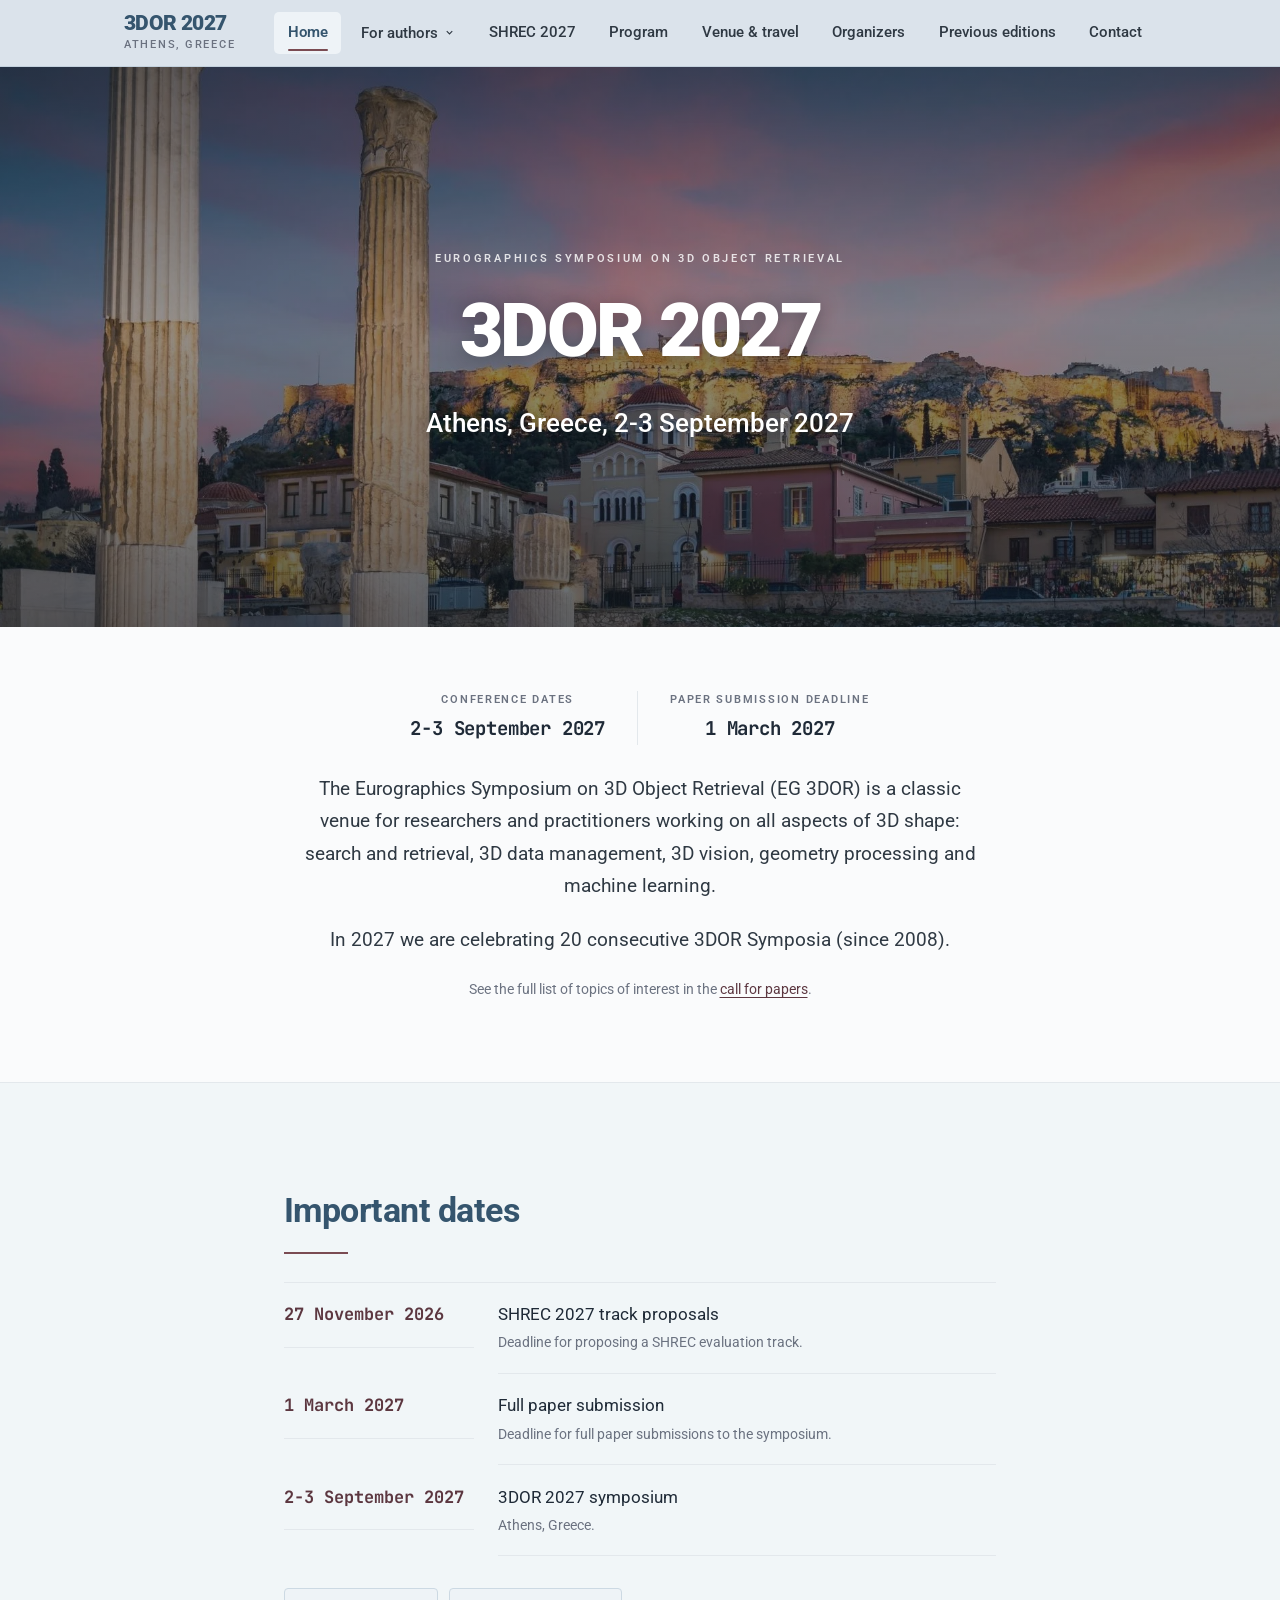
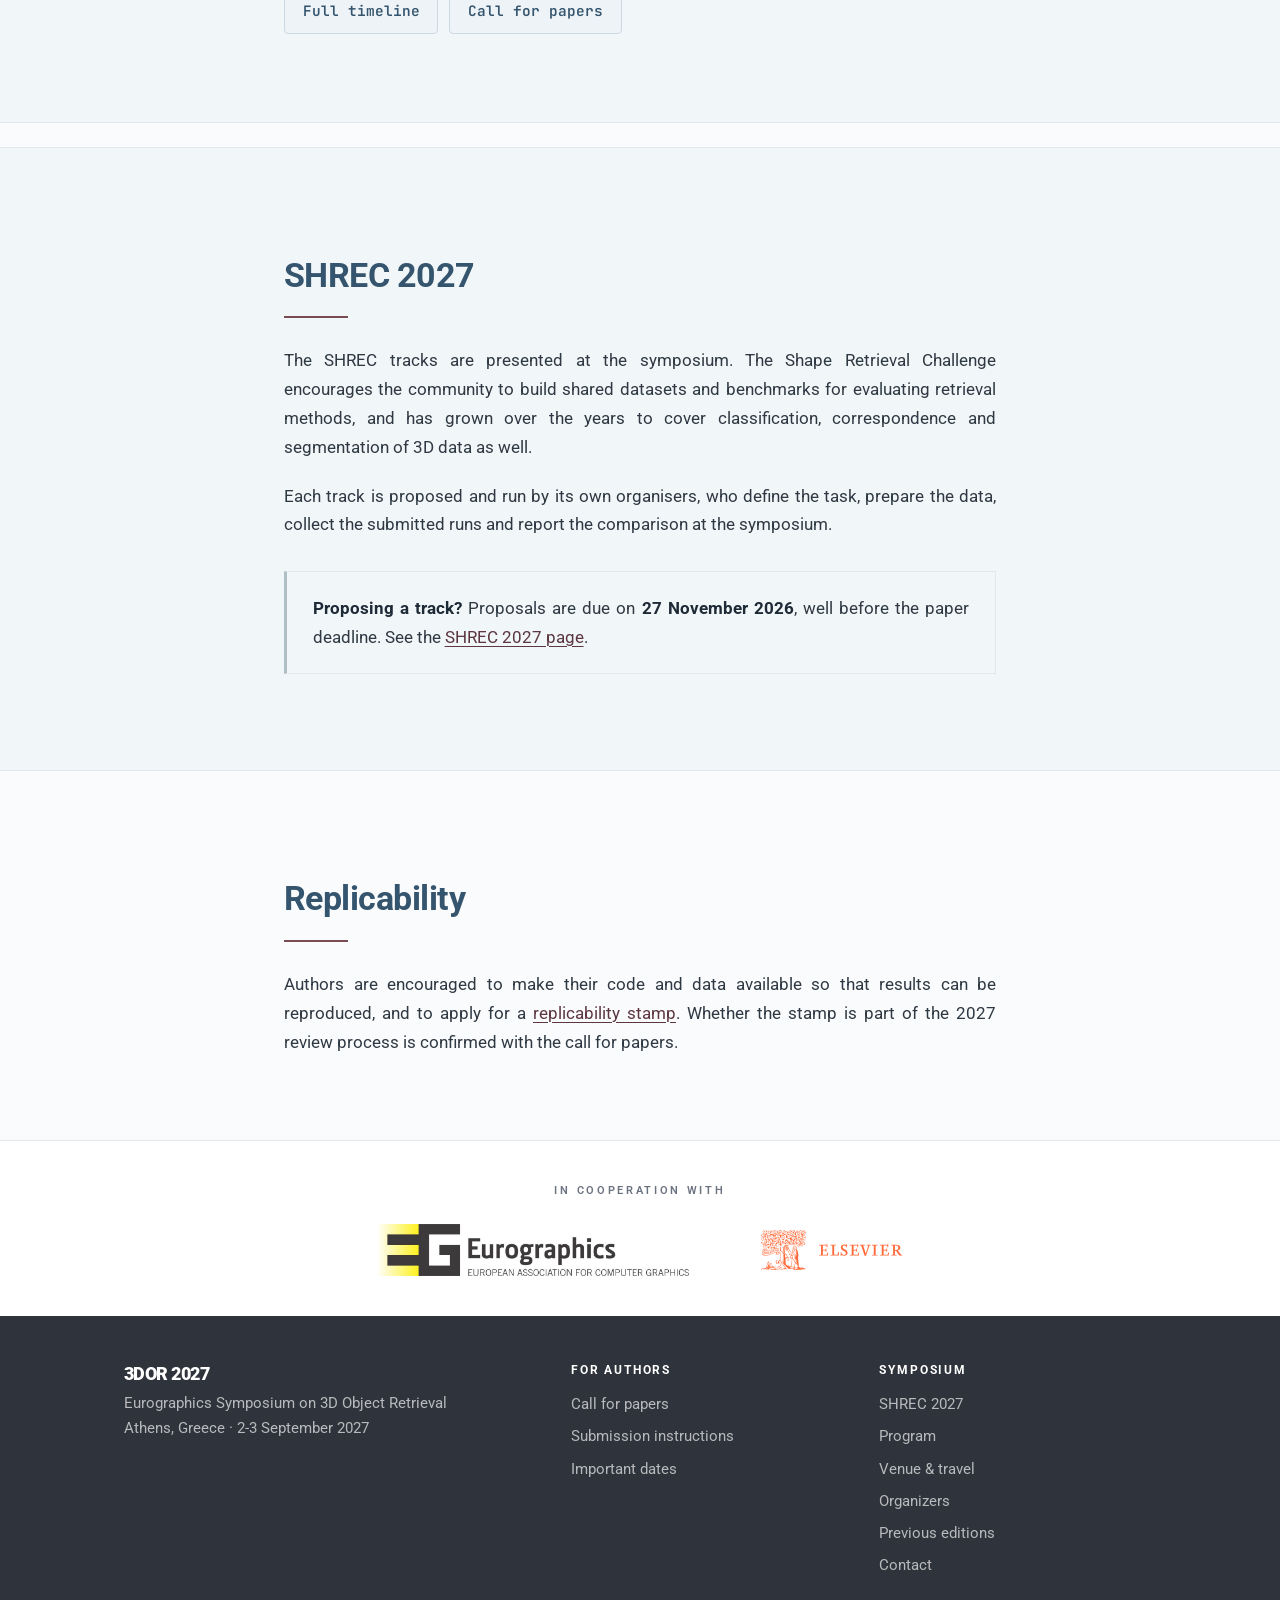
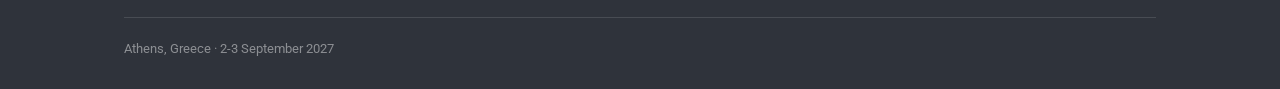
<file: index.html>
<!DOCTYPE html>
<html lang="en">
<head>
<meta charset="utf-8">
<meta name="viewport" content="width=device-width, initial-scale=1">
<title>3DOR 2027: Eurographics Symposium on 3D Object Retrieval, Athens, Greece</title>
<meta name="description" content="3DOR 2027, the Eurographics Symposium on 3D Object Retrieval, takes place in Athens, Greece on 2-3 September 2027. Full paper deadline 1 March 2027; SHREC track proposals due 27 November 2026.">
<meta property="og:title" content="3DOR 2027, Athens, Greece, 2-3 September 2027">
<meta property="og:description" content="Eurographics Symposium on 3D Object Retrieval. Full paper deadline 1 March 2027. SHREC track proposals due 27 November 2026.">
<meta property="og:type" content="website">
<link rel="icon" href="assets/favicon.svg" type="image/svg+xml">
<link rel="preconnect" href="https://fonts.googleapis.com">
<link rel="preconnect" href="https://fonts.gstatic.com" crossorigin>
<link href="https://fonts.googleapis.com/css2?family=Roboto:wght@300;400;500;700;900&family=JetBrains+Mono:wght@500;700&display=swap" rel="stylesheet">
<link rel="stylesheet" href="css/style.css">
</head>
<body>
<!-- GATE (disabled, kept for reference, see js/gate.js and css/style.css section 21):
<script>try{if(localStorage.getItem('3dor27_unlocked_v1')==='1'){document.documentElement.classList.add('gate-unlocked');}}catch(e){}</script>
<div id="gate-overlay">
  <div class="gate-card">
    <h2>3DOR 2027</h2>
    <p class="gate-card__note">This preview is password protected.</p>
    <form id="gate-form" autocomplete="off">
      <input type="password" id="gate-password" placeholder="Password" required autocomplete="off">
      <button type="submit">Enter</button>
      <p id="gate-error" hidden>Incorrect password. Try again.</p>
    </form>
  </div>
</div>
-->
<a class="skip-link" href="#main">Skip to main content</a>

<header class="site-header">
  <div class="wrap site-header__inner">
    <a class="brand" href="index.html">
      <span class="brand__text">3DOR 2027</span>
      <span class="brand__city">Athens, Greece</span>
    </a>

    <button class="nav-toggle" type="button" aria-expanded="false" aria-controls="primary-nav" aria-label="Toggle navigation">
      <span></span>
    </button>

    <nav class="nav" id="primary-nav" aria-label="Primary">
      <a href="index.html" class="is-active">Home</a>

      <div class="nav__group">
        <button class="nav__trigger" type="button" aria-expanded="false">
          For authors
          <svg viewBox="0 0 24 24" aria-hidden="true"><path d="m6 9 6 6 6-6"/></svg>
        </button>
        <div class="nav__menu">
          <a href="call-for-papers.html">Call for papers</a>
          <a href="submission-instructions.html">Submission instructions</a>
          <a href="important-dates.html">Important dates</a>
        </div>
      </div>

      <a href="shrec.html">SHREC 2027</a>
      <a href="program.html">Program</a>
      <a href="venue.html">Venue &amp; travel</a>
      <a href="organizers.html">Organizers</a>
      <a href="previous-editions.html">Previous editions</a>
      <a href="contact.html">Contact</a>
    </nav>
  </div>
</header>

<main id="main">

  <section class="hero hero--fixed">
    <div class="hero__inner">
      <span class="label">Eurographics Symposium on 3D Object Retrieval</span>
      <h1>3DOR 2027</h1>
      <p class="hero__where">Athens, Greece, 2-3 September 2027</p>
    </div>
  </section>

  <section class="section">
    <div class="col center">
      <dl class="keyfacts keyfacts--center">
        <div>
          <dt>Conference dates</dt>
          <dd>2-3 September 2027</dd>
        </div>
        <div>
          <dt>Paper submission deadline</dt>
          <dd>1 March 2027</dd>
        </div>
      </dl>

      <p class="lead">
        The Eurographics Symposium on 3D Object Retrieval (EG 3DOR) is a classic
        venue for researchers and practitioners working on all aspects of 3D
        shape: search and retrieval, 3D data management, 3D vision, geometry
        processing and machine learning.
      </p>
      <p class="lead">
        In 2027 we are celebrating 20 consecutive 3DOR Symposia (since 2008).
      </p>
      <p class="note">
        See the full list of topics of interest in the
        <a href="call-for-papers.html">call for papers</a>.
      </p>
    </div>
  </section>

  <section class="section section--alt">
    <div class="col">
      <h2>Important dates</h2>
      <hr class="rule">

      <dl class="dates">
        <div>
          <dt>27 November 2026</dt>
          <dd>
            SHREC 2027 track proposals
            <span class="note">Deadline for proposing a SHREC evaluation track.</span>
          </dd>
        </div>
        <div>
          <dt>1 March 2027</dt>
          <dd>
            Full paper submission
            <span class="note">Deadline for full paper submissions to the symposium.</span>
          </dd>
        </div>
        <div>
          <dt>2-3 September 2027</dt>
          <dd>
            3DOR 2027 symposium
            <span class="note">Athens, Greece.</span>
          </dd>
        </div>
      </dl>

      <div class="btn-row">
        <a class="btn" href="important-dates.html">Full timeline</a>
        <a class="btn" href="call-for-papers.html">Call for papers</a>
      </div>
    </div>
  </section>

  <section class="section section--alt">
    <div class="col">
      <h2>SHREC 2027</h2>
      <hr class="rule">
      <p>
        The SHREC tracks are presented at the symposium. The Shape Retrieval Challenge
        encourages the community to build shared datasets and benchmarks for evaluating
        retrieval methods, and has grown over the years to cover classification,
        correspondence and segmentation of 3D data as well.
      </p>
      <p>
        Each track is proposed and run by its own organisers, who define the task,
        prepare the data, collect the submitted runs and report the comparison at the
        symposium.
      </p>

      <div class="box">
        <p>
          <strong>Proposing a track?</strong>
          Proposals are due on <strong>27 November 2026</strong>, well before the paper
          deadline. See the <a href="shrec.html">SHREC 2027 page</a>.
        </p>
      </div>
    </div>
  </section>

  <section class="section">
    <div class="col">
      <h2>Replicability</h2>
      <hr class="rule">
      <p>
        Authors are encouraged to make their code and data available so that results
        can be reproduced, and to apply for a
        <a href="https://www.replicabilitystamp.org/" target="_blank" rel="noopener">replicability stamp</a>.
        Whether the stamp is part of the 2027 review process is confirmed with the call
        for papers.
      </p>
    </div>
  </section>

</main>

<section class="partners">
  <div class="wrap">
    <span class="label">In cooperation with</span>
    <div class="partners__logos">
      <a href="https://www.eg.org/" target="_blank" rel="noopener">
        <img class="logo--eg" src="assets/logo-eurographics.png" alt="Eurographics, European Association for Computer Graphics" width="1080" height="180">
      </a>
      <a href="https://www.sciencedirect.com/journal/computers-and-graphics" target="_blank" rel="noopener">
        <img class="logo--elsevier" src="assets/logo-elsevier.svg" alt="Elsevier" width="171" height="48">
      </a>
    </div>
  </div>
</section>

<footer class="site-footer">
  <div class="wrap">
    <div class="site-footer__grid">
      <div class="site-footer__brand">
        <span class="brand__text">3DOR 2027</span>
        <p>Eurographics Symposium on 3D Object Retrieval<br>Athens, Greece · 2-3 September 2027</p>
      </div>

      <div>
        <h4>For authors</h4>
        <ul>
          <li><a href="call-for-papers.html">Call for papers</a></li>
          <li><a href="submission-instructions.html">Submission instructions</a></li>
          <li><a href="important-dates.html">Important dates</a></li>
        </ul>
      </div>

      <div>
        <h4>Symposium</h4>
        <ul>
          <li><a href="shrec.html">SHREC 2027</a></li>
          <li><a href="program.html">Program</a></li>
          <li><a href="venue.html">Venue &amp; travel</a></li>
          <li><a href="organizers.html">Organizers</a></li>
          <li><a href="previous-editions.html">Previous editions</a></li>
          <li><a href="contact.html">Contact</a></li>
        </ul>
      </div>
    </div>

    <div class="site-footer__bottom">
      <span>Athens, Greece · 2-3 September 2027</span>
    </div>
  </div>
</footer>

<script src="js/main.js"></script>
<!-- <script src="js/gate.js"></script> -->
</body>
</html>
</file>
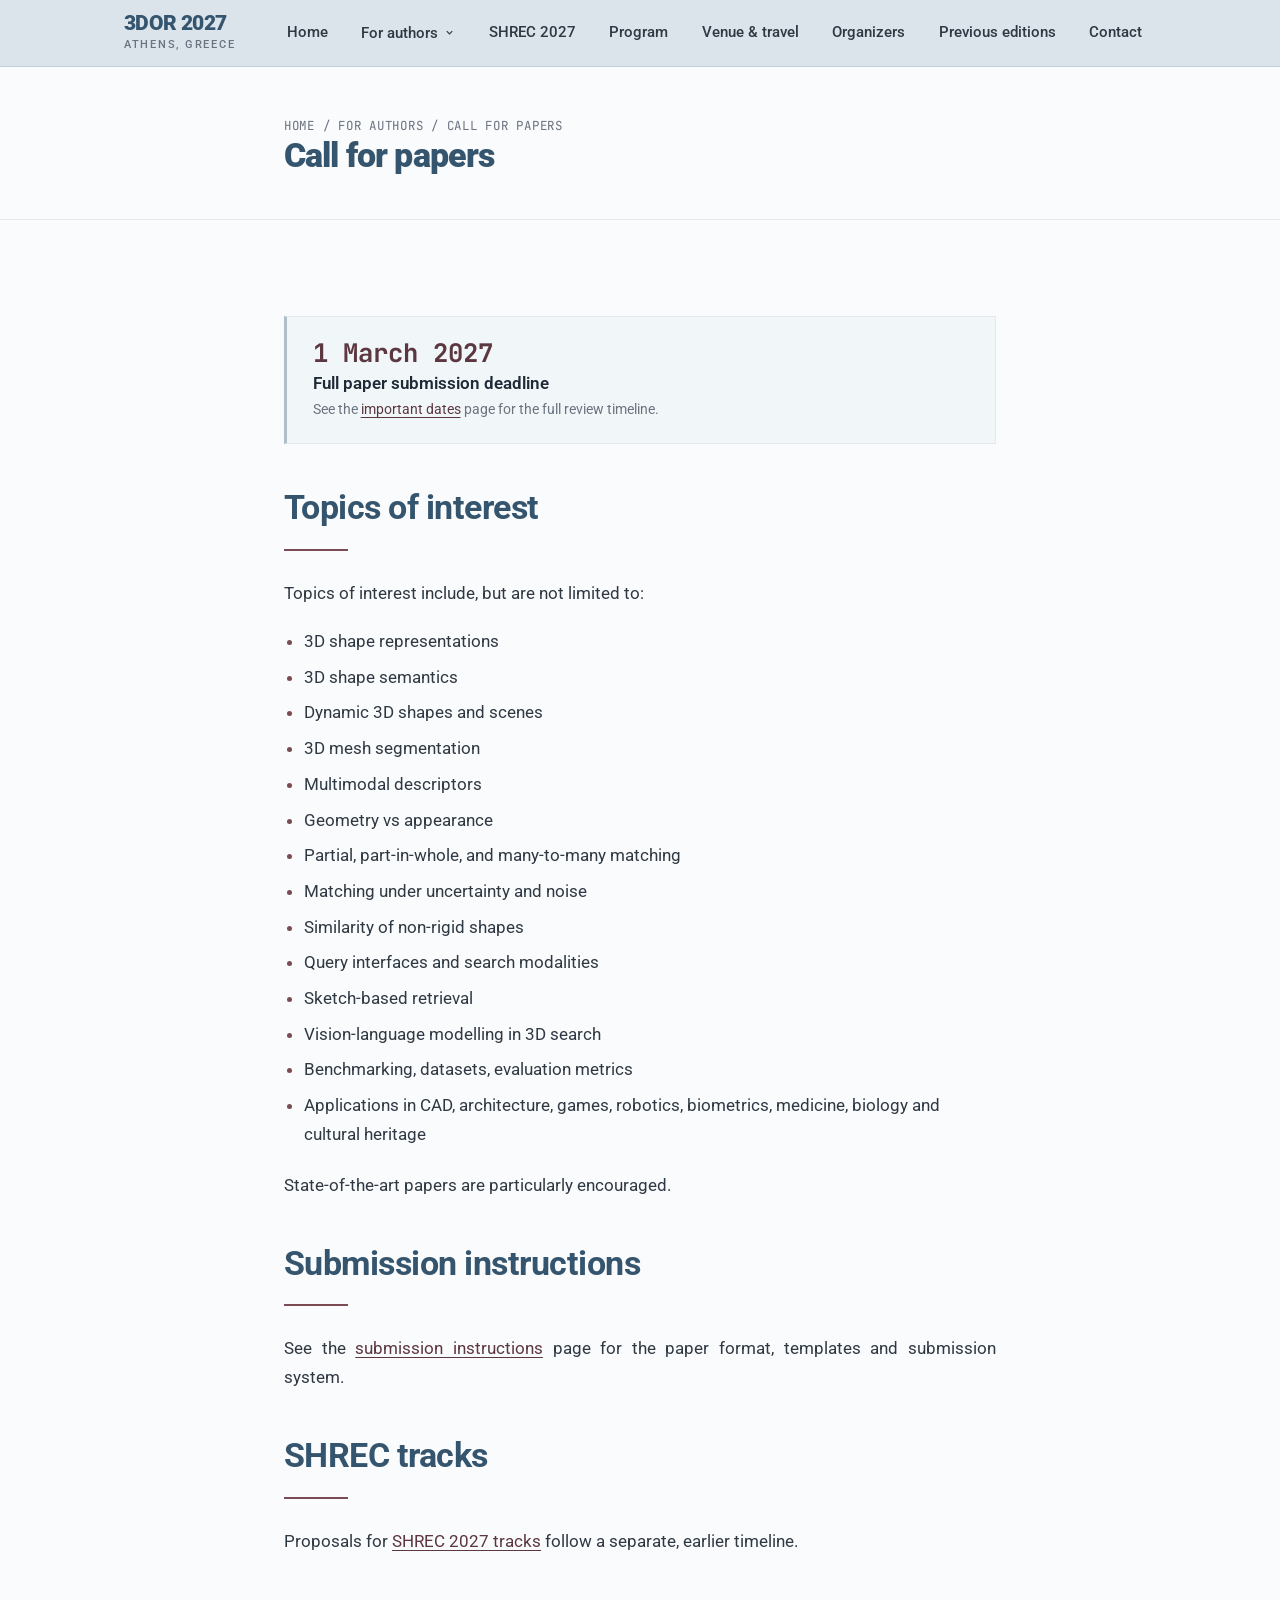
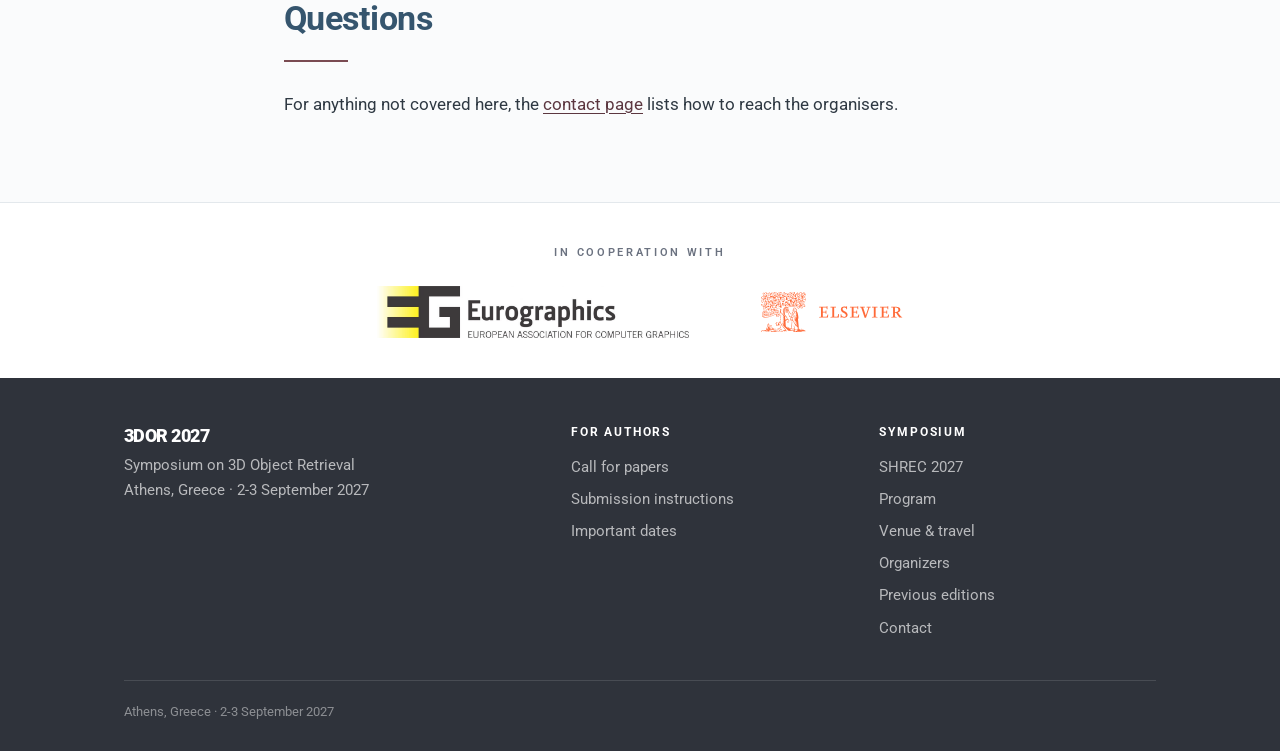
<file: call-for-papers.html>
<!DOCTYPE html>
<html lang="en">
<head>
<meta charset="utf-8">
<meta name="viewport" content="width=device-width, initial-scale=1">
<title>Call for Papers | 3DOR 2027, Athens</title>
<meta name="description" content="Call for papers for 3DOR 2027, Athens, Greece. Full paper submission deadline: 1 March 2027.">
<link rel="icon" href="assets/favicon.svg" type="image/svg+xml">
<link rel="preconnect" href="https://fonts.googleapis.com">
<link rel="preconnect" href="https://fonts.gstatic.com" crossorigin>
<link href="https://fonts.googleapis.com/css2?family=Roboto:wght@300;400;500;700;900&family=JetBrains+Mono:wght@500;700&display=swap" rel="stylesheet">
<link rel="stylesheet" href="css/style.css">
</head>
<body>
<!-- GATE (disabled, kept for reference, see js/gate.js and css/style.css section 21):
<script>try{if(localStorage.getItem('3dor27_unlocked_v1')==='1'){document.documentElement.classList.add('gate-unlocked');}}catch(e){}</script>
<div id="gate-overlay">
  <div class="gate-card">
    <h2>3DOR 2027</h2>
    <p class="gate-card__note">This preview is password protected.</p>
    <form id="gate-form" autocomplete="off">
      <input type="password" id="gate-password" placeholder="Password" required autocomplete="off">
      <button type="submit">Enter</button>
      <p id="gate-error" hidden>Incorrect password. Try again.</p>
    </form>
  </div>
</div>
-->
<a class="skip-link" href="#main">Skip to main content</a>

<header class="site-header">
  <div class="wrap site-header__inner">
    <a class="brand" href="index.html">
      <span class="brand__text">3DOR 2027</span>
      <span class="brand__city">Athens, Greece</span>
    </a>

    <button class="nav-toggle" type="button" aria-expanded="false" aria-controls="primary-nav" aria-label="Toggle navigation">
      <span></span>
    </button>

    <nav class="nav" id="primary-nav" aria-label="Primary">
      <a href="index.html">Home</a>

      <div class="nav__group">
        <button class="nav__trigger" type="button" aria-expanded="false">
          For authors
          <svg viewBox="0 0 24 24" aria-hidden="true"><path d="m6 9 6 6 6-6"/></svg>
        </button>
        <div class="nav__menu">
          <a href="call-for-papers.html" class="is-active">Call for papers</a>
          <a href="submission-instructions.html">Submission instructions</a>
          <a href="important-dates.html">Important dates</a>
        </div>
      </div>

      <a href="shrec.html">SHREC 2027</a>
      <a href="program.html">Program</a>
      <a href="venue.html">Venue &amp; travel</a>
      <a href="organizers.html">Organizers</a>
      <a href="previous-editions.html">Previous editions</a>
      <a href="contact.html">Contact</a>
    </nav>
  </div>
</header>

<main id="main">

  <section class="page-head">
    <div class="col">
      <p class="breadcrumb"><a href="index.html">Home</a> / For authors / Call for papers</p>
      <h1>Call for papers</h1>
    </div>
  </section>

  <section class="section">
    <div class="col">

      <div class="box">
        <span class="box__date">1 March 2027</span>
        <span class="box__what">Full paper submission deadline</span>
        <p class="note">See the <a href="important-dates.html">important dates</a> page for the full review timeline.</p>
      </div>

      <h2>Topics of interest</h2>
      <hr class="rule">
      <p>Topics of interest include, but are not limited to:</p>
      <ul>
        <li>3D shape representations</li>
        <li>3D shape semantics</li>
        <li>Dynamic 3D shapes and scenes</li>
        <li>3D mesh segmentation</li>
        <li>Multimodal descriptors</li>
        <li>Geometry vs appearance</li>
        <li>Partial, part-in-whole, and many-to-many matching</li>
        <li>Matching under uncertainty and noise</li>
        <li>Similarity of non-rigid shapes</li>
        <li>Query interfaces and search modalities</li>
        <li>Sketch-based retrieval</li>
        <li>Vision-language modelling in 3D search</li>
        <li>Benchmarking, datasets, evaluation metrics</li>
        <li>Applications in CAD, architecture, games, robotics, biometrics, medicine, biology and cultural heritage</li>
      </ul>
      <p>State-of-the-art papers are particularly encouraged.</p>

      <h2>Submission instructions</h2>
      <hr class="rule">
      <p>
        See the <a href="submission-instructions.html">submission instructions</a> page
        for the paper format, templates and submission system.
      </p>

      <h2>SHREC tracks</h2>
      <hr class="rule">
      <p>
        Proposals for <a href="shrec.html">SHREC 2027 tracks</a> follow a separate,
        earlier timeline.
      </p>

      <h2>Questions</h2>
      <hr class="rule">
      <p>
        For anything not covered here, the <a href="contact.html">contact page</a> lists
        how to reach the organisers.
      </p>

    </div>
  </section>

</main>

<section class="partners">
  <div class="wrap">
    <span class="label">In cooperation with</span>
    <div class="partners__logos">
      <a href="https://www.eg.org/" target="_blank" rel="noopener">
        <img class="logo--eg" src="assets/logo-eurographics.png" alt="Eurographics, European Association for Computer Graphics" width="1080" height="180">
      </a>
      <a href="https://www.sciencedirect.com/journal/computers-and-graphics" target="_blank" rel="noopener">
        <img class="logo--elsevier" src="assets/logo-elsevier.svg" alt="Elsevier" width="171" height="48">
      </a>
    </div>
  </div>
</section>

<footer class="site-footer">
  <div class="wrap">
    <div class="site-footer__grid">
      <div class="site-footer__brand">
        <span class="brand__text">3DOR 2027</span>
        <p>Symposium on 3D Object Retrieval<br>Athens, Greece · 2-3 September 2027</p>
      </div>

      <div>
        <h4>For authors</h4>
        <ul>
          <li><a href="call-for-papers.html">Call for papers</a></li>
          <li><a href="submission-instructions.html">Submission instructions</a></li>
          <li><a href="important-dates.html">Important dates</a></li>
        </ul>
      </div>

      <div>
        <h4>Symposium</h4>
        <ul>
          <li><a href="shrec.html">SHREC 2027</a></li>
          <li><a href="program.html">Program</a></li>
          <li><a href="venue.html">Venue &amp; travel</a></li>
          <li><a href="organizers.html">Organizers</a></li>
          <li><a href="previous-editions.html">Previous editions</a></li>
          <li><a href="contact.html">Contact</a></li>
        </ul>
      </div>
    </div>

    <div class="site-footer__bottom">
      <span>Athens, Greece · 2-3 September 2027</span>
    </div>
  </div>
</footer>

<script src="js/main.js"></script>
<!-- <script src="js/gate.js"></script> -->
</body>
</html>
</file>
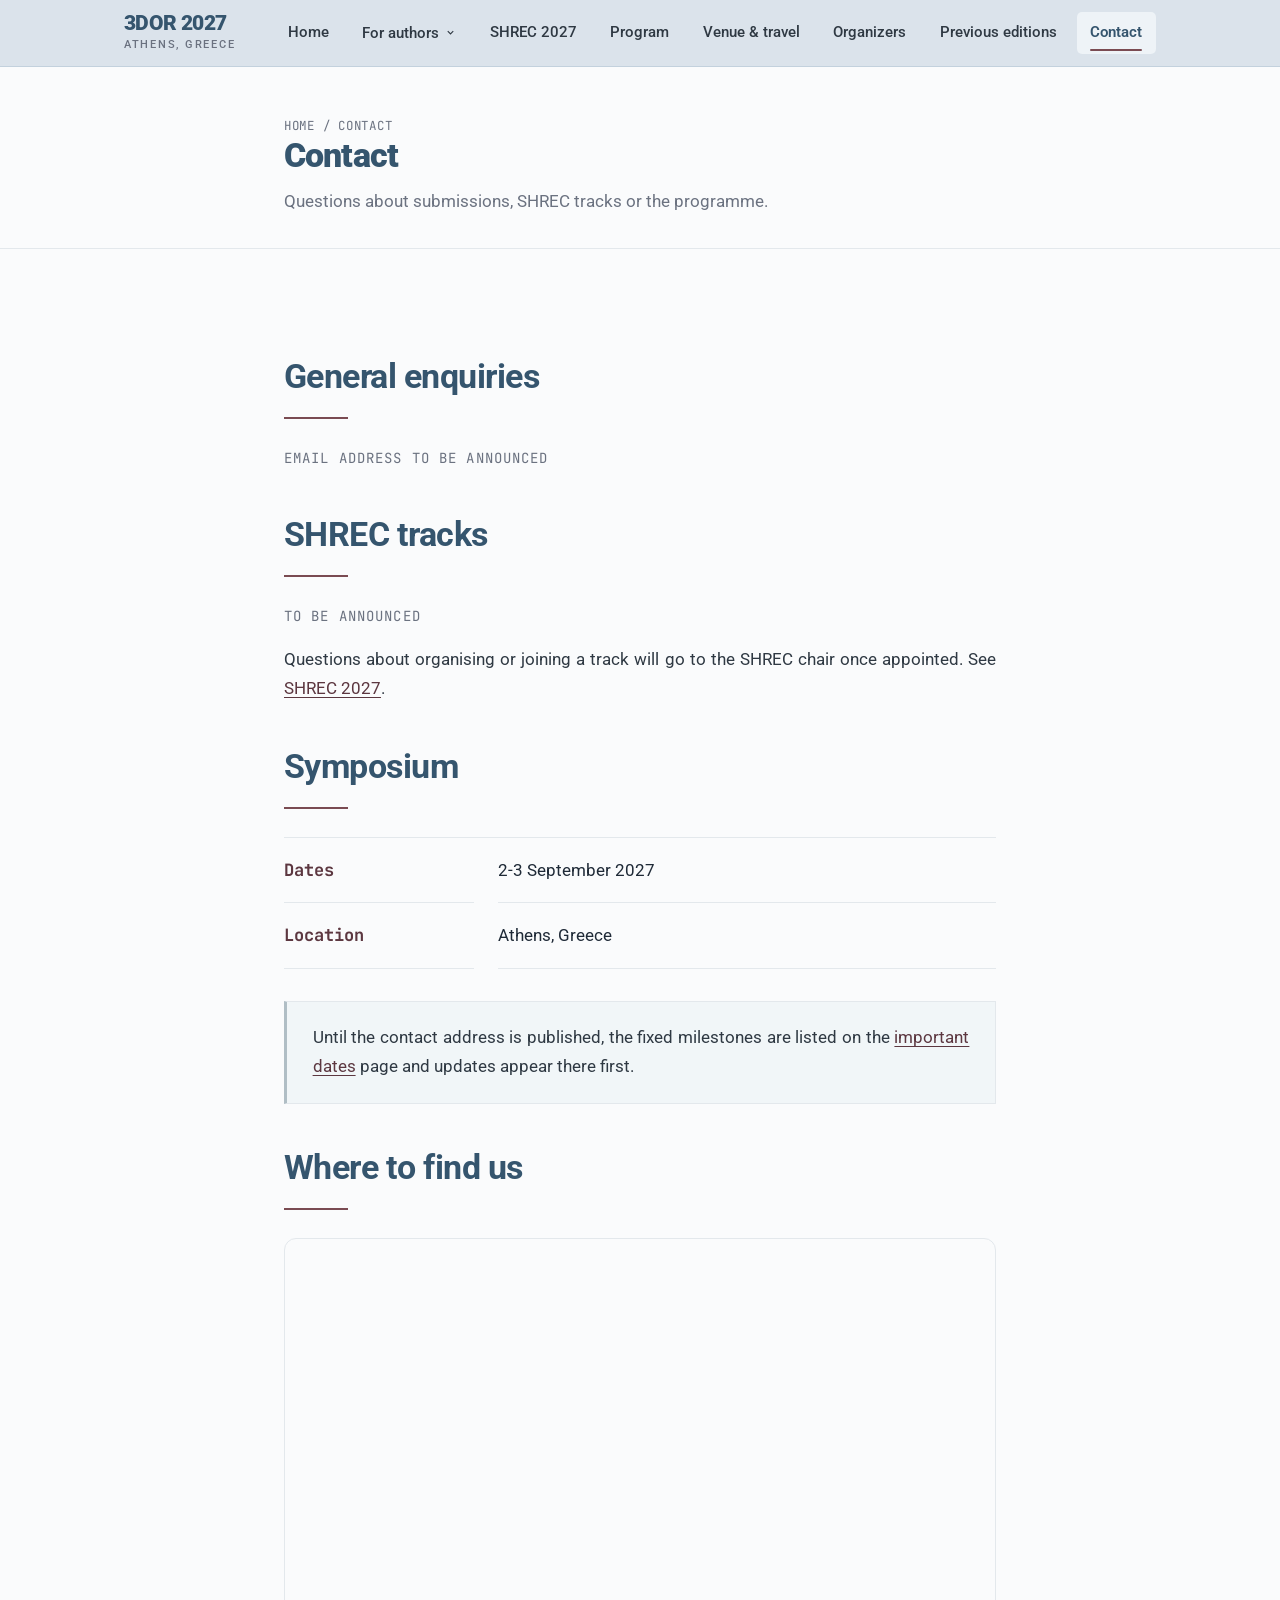
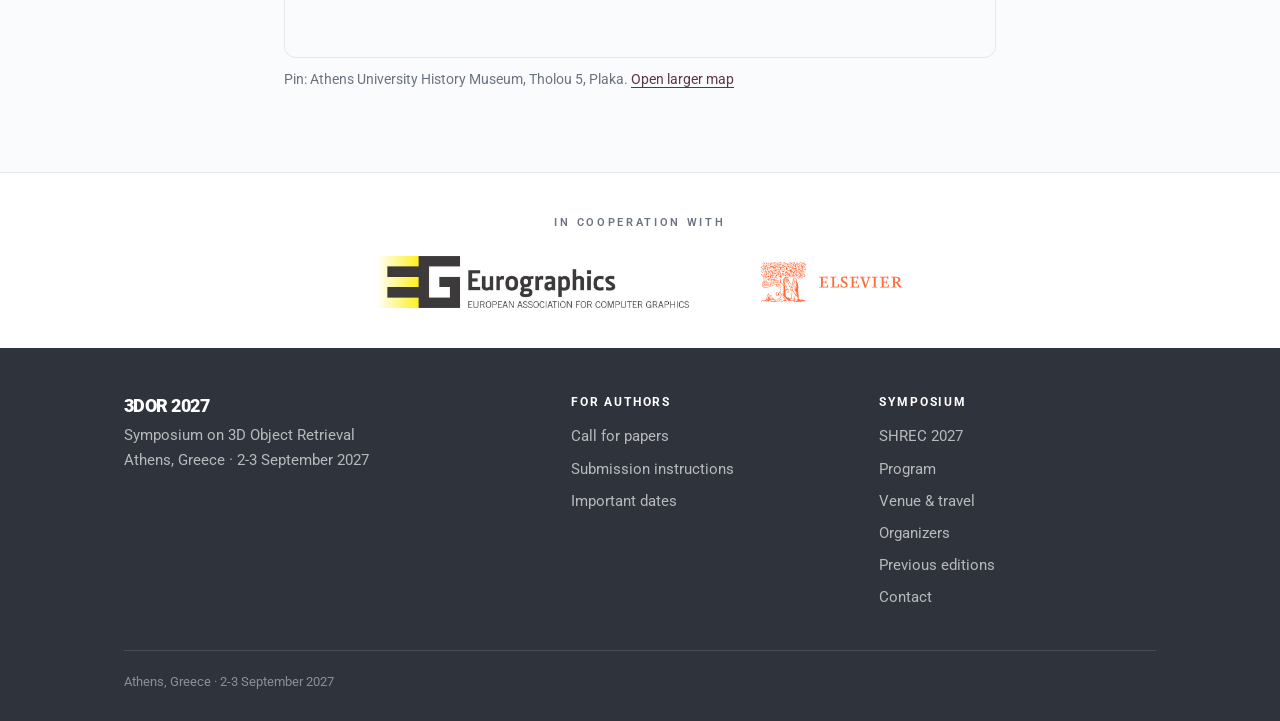
<file: contact.html>
<!DOCTYPE html>
<html lang="en">
<head>
<meta charset="utf-8">
<meta name="viewport" content="width=device-width, initial-scale=1">
<title>Contact | 3DOR 2027, Athens</title>
<meta name="description" content="Contact the organizers of 3DOR 2027, the Symposium on 3D Object Retrieval in Athens, Greece.">
<link rel="icon" href="assets/favicon.svg" type="image/svg+xml">
<link rel="preconnect" href="https://fonts.googleapis.com">
<link rel="preconnect" href="https://fonts.gstatic.com" crossorigin>
<link href="https://fonts.googleapis.com/css2?family=Roboto:wght@300;400;500;700;900&family=JetBrains+Mono:wght@500;700&display=swap" rel="stylesheet">
<link rel="stylesheet" href="css/style.css">
</head>
<body>
<!-- GATE (disabled, kept for reference, see js/gate.js and css/style.css section 21):
<script>try{if(localStorage.getItem('3dor27_unlocked_v1')==='1'){document.documentElement.classList.add('gate-unlocked');}}catch(e){}</script>
<div id="gate-overlay">
  <div class="gate-card">
    <h2>3DOR 2027</h2>
    <p class="gate-card__note">This preview is password protected.</p>
    <form id="gate-form" autocomplete="off">
      <input type="password" id="gate-password" placeholder="Password" required autocomplete="off">
      <button type="submit">Enter</button>
      <p id="gate-error" hidden>Incorrect password. Try again.</p>
    </form>
  </div>
</div>
-->
<a class="skip-link" href="#main">Skip to main content</a>

<header class="site-header">
  <div class="wrap site-header__inner">
    <a class="brand" href="index.html">
      <span class="brand__text">3DOR 2027</span>
      <span class="brand__city">Athens, Greece</span>
    </a>

    <button class="nav-toggle" type="button" aria-expanded="false" aria-controls="primary-nav" aria-label="Toggle navigation">
      <span></span>
    </button>

    <nav class="nav" id="primary-nav" aria-label="Primary">
      <a href="index.html">Home</a>

      <div class="nav__group">
        <button class="nav__trigger" type="button" aria-expanded="false">
          For authors
          <svg viewBox="0 0 24 24" aria-hidden="true"><path d="m6 9 6 6 6-6"/></svg>
        </button>
        <div class="nav__menu">
          <a href="call-for-papers.html">Call for papers</a>
          <a href="submission-instructions.html">Submission instructions</a>
          <a href="important-dates.html">Important dates</a>
        </div>
      </div>

      <a href="shrec.html">SHREC 2027</a>
      <a href="program.html">Program</a>
      <a href="venue.html">Venue &amp; travel</a>
      <a href="organizers.html">Organizers</a>
      <a href="previous-editions.html">Previous editions</a>
      <a href="contact.html" class="is-active">Contact</a>
    </nav>
  </div>
</header>

<main id="main">

  <section class="page-head">
    <div class="col">
      <p class="breadcrumb"><a href="index.html">Home</a> / Contact</p>
      <h1>Contact</h1>
      <p>Questions about submissions, SHREC tracks or the programme.</p>
    </div>
  </section>

  <section class="section">
    <div class="col">

      <h2>General enquiries</h2>
      <hr class="rule">
      <!-- Replace the line below with: <p><a href="mailto:ADDRESS">ADDRESS</a></p> -->
      <p class="tba-line">Email address to be announced</p>

      <h2>SHREC tracks</h2>
      <hr class="rule">
      <p class="tba-line">To be announced</p>
      <p>
        Questions about organising or joining a track will go to the SHREC chair once
        appointed. See <a href="shrec.html">SHREC 2027</a>.
      </p>

      <h2>Symposium</h2>
      <hr class="rule">
      <dl class="dates">
        <div>
          <dt>Dates</dt>
          <dd>2-3 September 2027</dd>
        </div>
        <div>
          <dt>Location</dt>
          <dd>Athens, Greece</dd>
        </div>
      </dl>

      <div class="box">
        <p>
          Until the contact address is published, the fixed milestones are listed on the
          <a href="important-dates.html">important dates</a> page and updates appear
          there first.
        </p>
      </div>

      <h2>Where to find us</h2>
      <hr class="rule">
      <figure class="map">
        <iframe
          src="https://www.openstreetmap.org/export/embed.html?bbox=23.7189%2C37.9696%2C23.7349%2C37.9767&amp;layer=mapnik&amp;marker=37.9731475%2C23.7269164"
          title="Map of Plaka, Athens, with a pin on the Athens University History Museum"
          loading="lazy"></iframe>
        <figcaption>
          Pin: Athens University History Museum, Tholou 5, Plaka.
          <a href="https://www.openstreetmap.org/?mlat=37.9731475&amp;mlon=23.7269164#map=16/37.97315/23.72692" target="_blank" rel="noopener">Open larger map</a>
        </figcaption>
      </figure>

    </div>
  </section>

</main>

<section class="partners">
  <div class="wrap">
    <span class="label">In cooperation with</span>
    <div class="partners__logos">
      <a href="https://www.eg.org/" target="_blank" rel="noopener">
        <img class="logo--eg" src="assets/logo-eurographics.png" alt="Eurographics, European Association for Computer Graphics" width="1080" height="180">
      </a>
      <a href="https://www.sciencedirect.com/journal/computers-and-graphics" target="_blank" rel="noopener">
        <img class="logo--elsevier" src="assets/logo-elsevier.svg" alt="Elsevier" width="171" height="48">
      </a>
    </div>
  </div>
</section>

<footer class="site-footer">
  <div class="wrap">
    <div class="site-footer__grid">
      <div class="site-footer__brand">
        <span class="brand__text">3DOR 2027</span>
        <p>Symposium on 3D Object Retrieval<br>Athens, Greece · 2-3 September 2027</p>
      </div>

      <div>
        <h4>For authors</h4>
        <ul>
          <li><a href="call-for-papers.html">Call for papers</a></li>
          <li><a href="submission-instructions.html">Submission instructions</a></li>
          <li><a href="important-dates.html">Important dates</a></li>
        </ul>
      </div>

      <div>
        <h4>Symposium</h4>
        <ul>
          <li><a href="shrec.html">SHREC 2027</a></li>
          <li><a href="program.html">Program</a></li>
          <li><a href="venue.html">Venue &amp; travel</a></li>
          <li><a href="organizers.html">Organizers</a></li>
          <li><a href="previous-editions.html">Previous editions</a></li>
          <li><a href="contact.html">Contact</a></li>
        </ul>
      </div>
    </div>

    <div class="site-footer__bottom">
      <span>Athens, Greece · 2-3 September 2027</span>
    </div>
  </div>
</footer>

<script src="js/main.js"></script>
<!-- <script src="js/gate.js"></script> -->
</body>
</html>
</file>
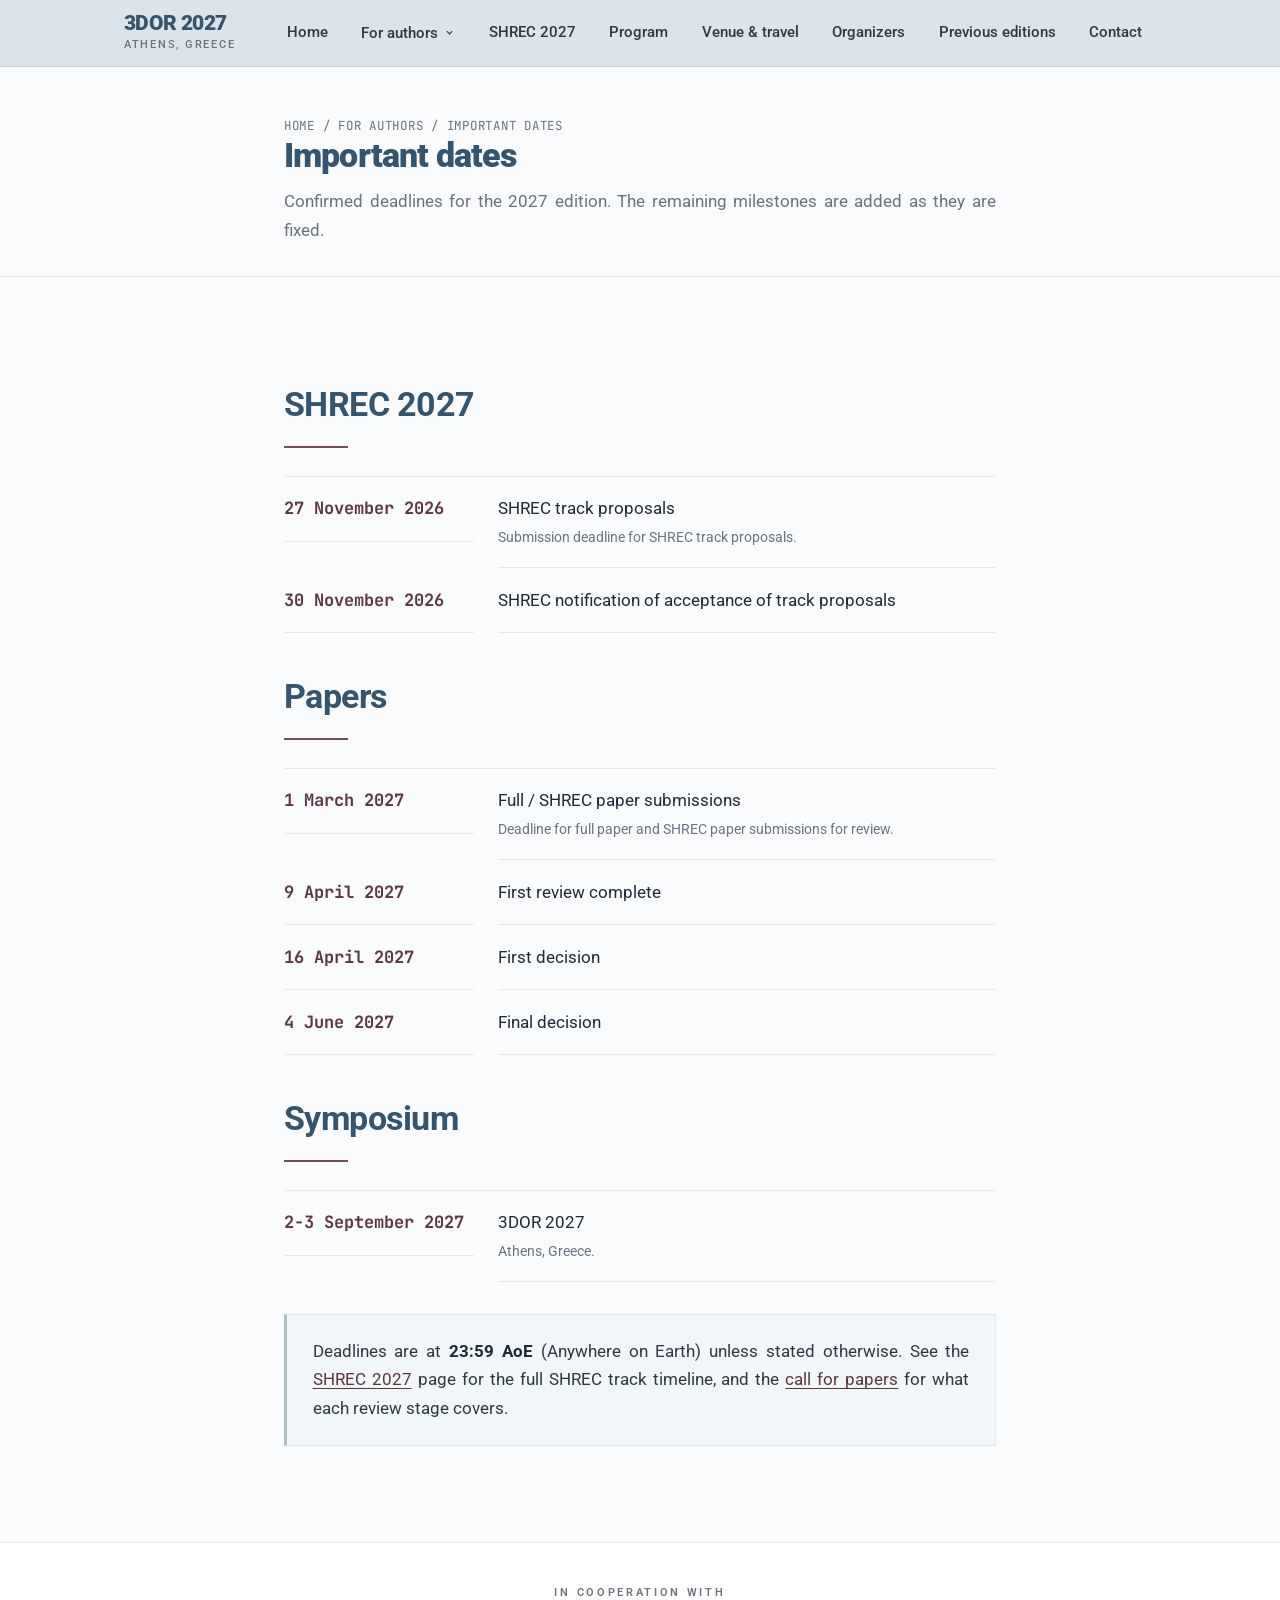
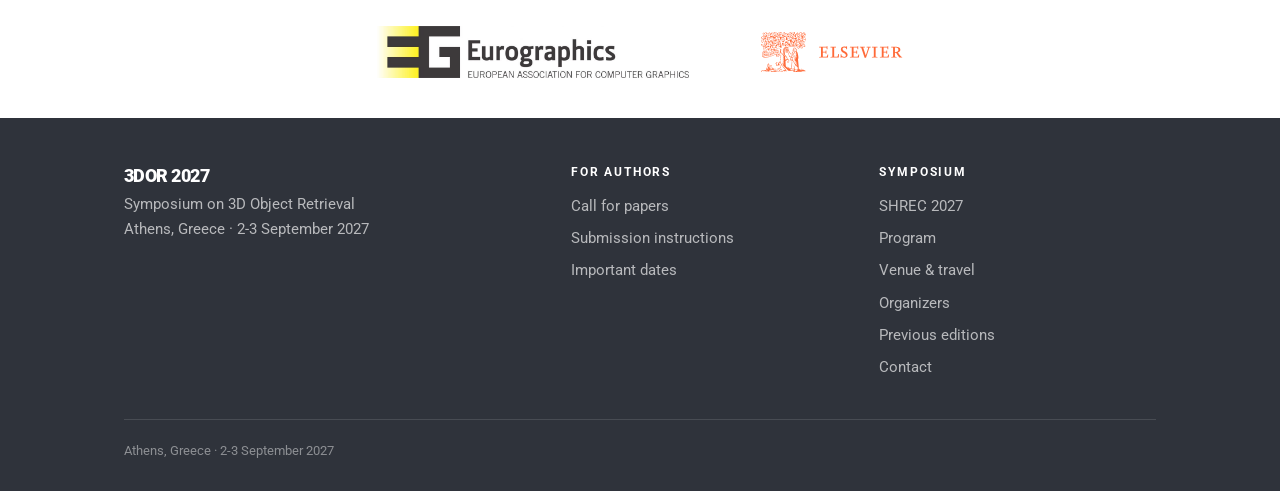
<file: important-dates.html>
<!DOCTYPE html>
<html lang="en">
<head>
<meta charset="utf-8">
<meta name="viewport" content="width=device-width, initial-scale=1">
<title>Important Dates | 3DOR 2027, Athens</title>
<meta name="description" content="Important dates for 3DOR 2027: SHREC track proposals 27 November 2026, full paper deadline 1 March 2027, symposium 2-3 September 2027 in Athens, Greece.">
<link rel="icon" href="assets/favicon.svg" type="image/svg+xml">
<link rel="preconnect" href="https://fonts.googleapis.com">
<link rel="preconnect" href="https://fonts.gstatic.com" crossorigin>
<link href="https://fonts.googleapis.com/css2?family=Roboto:wght@300;400;500;700;900&family=JetBrains+Mono:wght@500;700&display=swap" rel="stylesheet">
<link rel="stylesheet" href="css/style.css">
</head>
<body>
<!-- GATE (disabled, kept for reference, see js/gate.js and css/style.css section 21):
<script>try{if(localStorage.getItem('3dor27_unlocked_v1')==='1'){document.documentElement.classList.add('gate-unlocked');}}catch(e){}</script>
<div id="gate-overlay">
  <div class="gate-card">
    <h2>3DOR 2027</h2>
    <p class="gate-card__note">This preview is password protected.</p>
    <form id="gate-form" autocomplete="off">
      <input type="password" id="gate-password" placeholder="Password" required autocomplete="off">
      <button type="submit">Enter</button>
      <p id="gate-error" hidden>Incorrect password. Try again.</p>
    </form>
  </div>
</div>
-->
<a class="skip-link" href="#main">Skip to main content</a>

<header class="site-header">
  <div class="wrap site-header__inner">
    <a class="brand" href="index.html">
      <span class="brand__text">3DOR 2027</span>
      <span class="brand__city">Athens, Greece</span>
    </a>

    <button class="nav-toggle" type="button" aria-expanded="false" aria-controls="primary-nav" aria-label="Toggle navigation">
      <span></span>
    </button>

    <nav class="nav" id="primary-nav" aria-label="Primary">
      <a href="index.html">Home</a>

      <div class="nav__group">
        <button class="nav__trigger" type="button" aria-expanded="false">
          For authors
          <svg viewBox="0 0 24 24" aria-hidden="true"><path d="m6 9 6 6 6-6"/></svg>
        </button>
        <div class="nav__menu">
          <a href="call-for-papers.html">Call for papers</a>
          <a href="submission-instructions.html">Submission instructions</a>
          <a href="important-dates.html" class="is-active">Important dates</a>
        </div>
      </div>

      <a href="shrec.html">SHREC 2027</a>
      <a href="program.html">Program</a>
      <a href="venue.html">Venue &amp; travel</a>
      <a href="organizers.html">Organizers</a>
      <a href="previous-editions.html">Previous editions</a>
      <a href="contact.html">Contact</a>
    </nav>
  </div>
</header>

<main id="main">

  <section class="page-head">
    <div class="col">
      <p class="breadcrumb"><a href="index.html">Home</a> / For authors / Important dates</p>
      <h1>Important dates</h1>
      <p>Confirmed deadlines for the 2027 edition. The remaining milestones are added as they are fixed.</p>
    </div>
  </section>

  <section class="section">
    <div class="col">

      <h2>SHREC 2027</h2>
      <hr class="rule">

      <dl class="dates">
        <div>
          <dt>27 November 2026</dt>
          <dd>
            SHREC track proposals
            <span class="note">Submission deadline for SHREC track proposals.</span>
          </dd>
        </div>
        <div>
          <dt>30 November 2026</dt>
          <dd>
            SHREC notification of acceptance of track proposals
          </dd>
        </div>
      </dl>

      <h2>Papers</h2>
      <hr class="rule">

      <dl class="dates">
        <div>
          <dt>1 March 2027</dt>
          <dd>
            Full / SHREC paper submissions
            <span class="note">Deadline for full paper and SHREC paper submissions for review.</span>
          </dd>
        </div>
        <div>
          <dt>9 April 2027</dt>
          <dd>
            First review complete
          </dd>
        </div>
        <div>
          <dt>16 April 2027</dt>
          <dd>
            First decision
          </dd>
        </div>
        <div>
          <dt>4 June 2027</dt>
          <dd>
            Final decision
          </dd>
        </div>
      </dl>

      <h2>Symposium</h2>
      <hr class="rule">

      <dl class="dates">
        <div>
          <dt>2-3 September 2027</dt>
          <dd>
            3DOR 2027
            <span class="note">Athens, Greece.</span>
          </dd>
        </div>
      </dl>

      <div class="box">
        <p>
          Deadlines are at <strong>23:59 AoE</strong> (Anywhere on Earth) unless stated
          otherwise. See the <a href="shrec.html">SHREC 2027</a> page for the full SHREC
          track timeline, and the <a href="call-for-papers.html">call for papers</a> for
          what each review stage covers.
        </p>
      </div>

    </div>
  </section>

</main>

<section class="partners">
  <div class="wrap">
    <span class="label">In cooperation with</span>
    <div class="partners__logos">
      <a href="https://www.eg.org/" target="_blank" rel="noopener">
        <img class="logo--eg" src="assets/logo-eurographics.png" alt="Eurographics, European Association for Computer Graphics" width="1080" height="180">
      </a>
      <a href="https://www.sciencedirect.com/journal/computers-and-graphics" target="_blank" rel="noopener">
        <img class="logo--elsevier" src="assets/logo-elsevier.svg" alt="Elsevier" width="171" height="48">
      </a>
    </div>
  </div>
</section>

<footer class="site-footer">
  <div class="wrap">
    <div class="site-footer__grid">
      <div class="site-footer__brand">
        <span class="brand__text">3DOR 2027</span>
        <p>Symposium on 3D Object Retrieval<br>Athens, Greece · 2-3 September 2027</p>
      </div>

      <div>
        <h4>For authors</h4>
        <ul>
          <li><a href="call-for-papers.html">Call for papers</a></li>
          <li><a href="submission-instructions.html">Submission instructions</a></li>
          <li><a href="important-dates.html">Important dates</a></li>
        </ul>
      </div>

      <div>
        <h4>Symposium</h4>
        <ul>
          <li><a href="shrec.html">SHREC 2027</a></li>
          <li><a href="program.html">Program</a></li>
          <li><a href="venue.html">Venue &amp; travel</a></li>
          <li><a href="organizers.html">Organizers</a></li>
          <li><a href="previous-editions.html">Previous editions</a></li>
          <li><a href="contact.html">Contact</a></li>
        </ul>
      </div>
    </div>

    <div class="site-footer__bottom">
      <span>Athens, Greece · 2-3 September 2027</span>
    </div>
  </div>
</footer>

<script src="js/main.js"></script>
<!-- <script src="js/gate.js"></script> -->
</body>
</html>
</file>
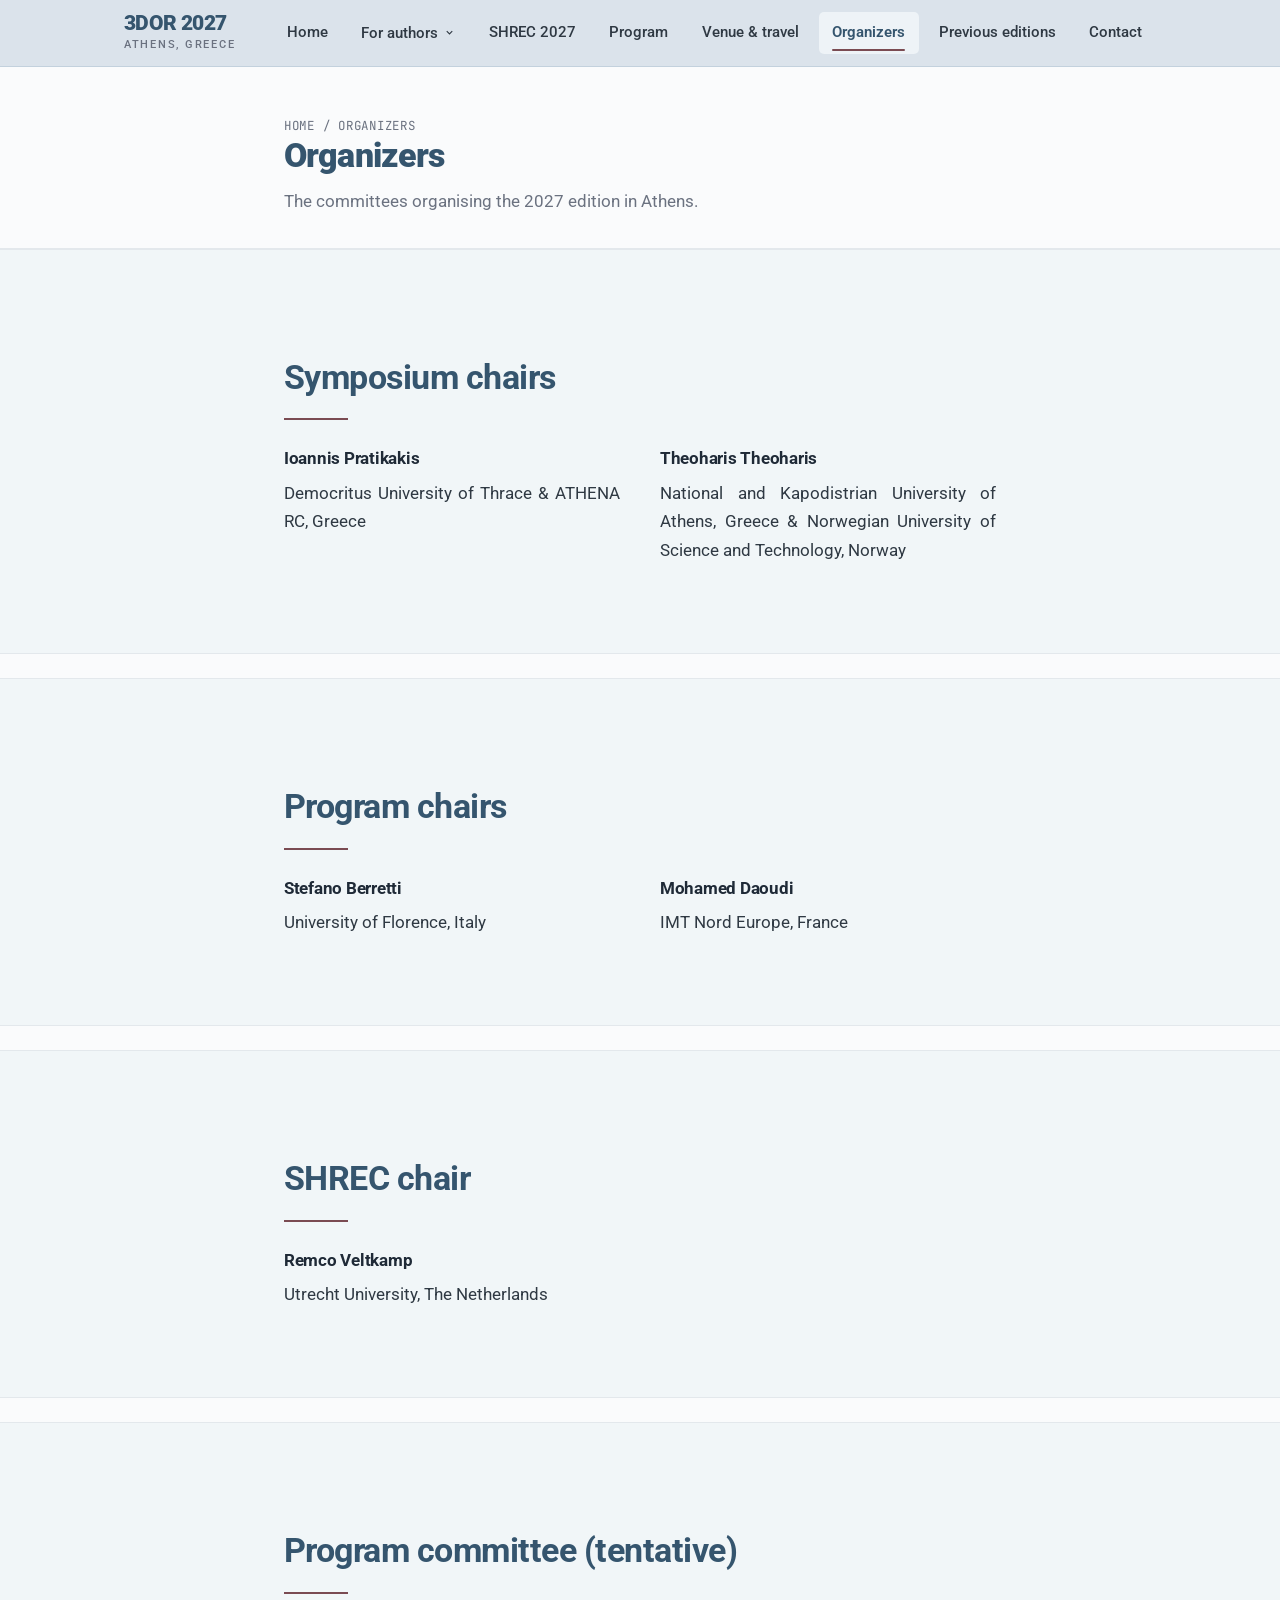
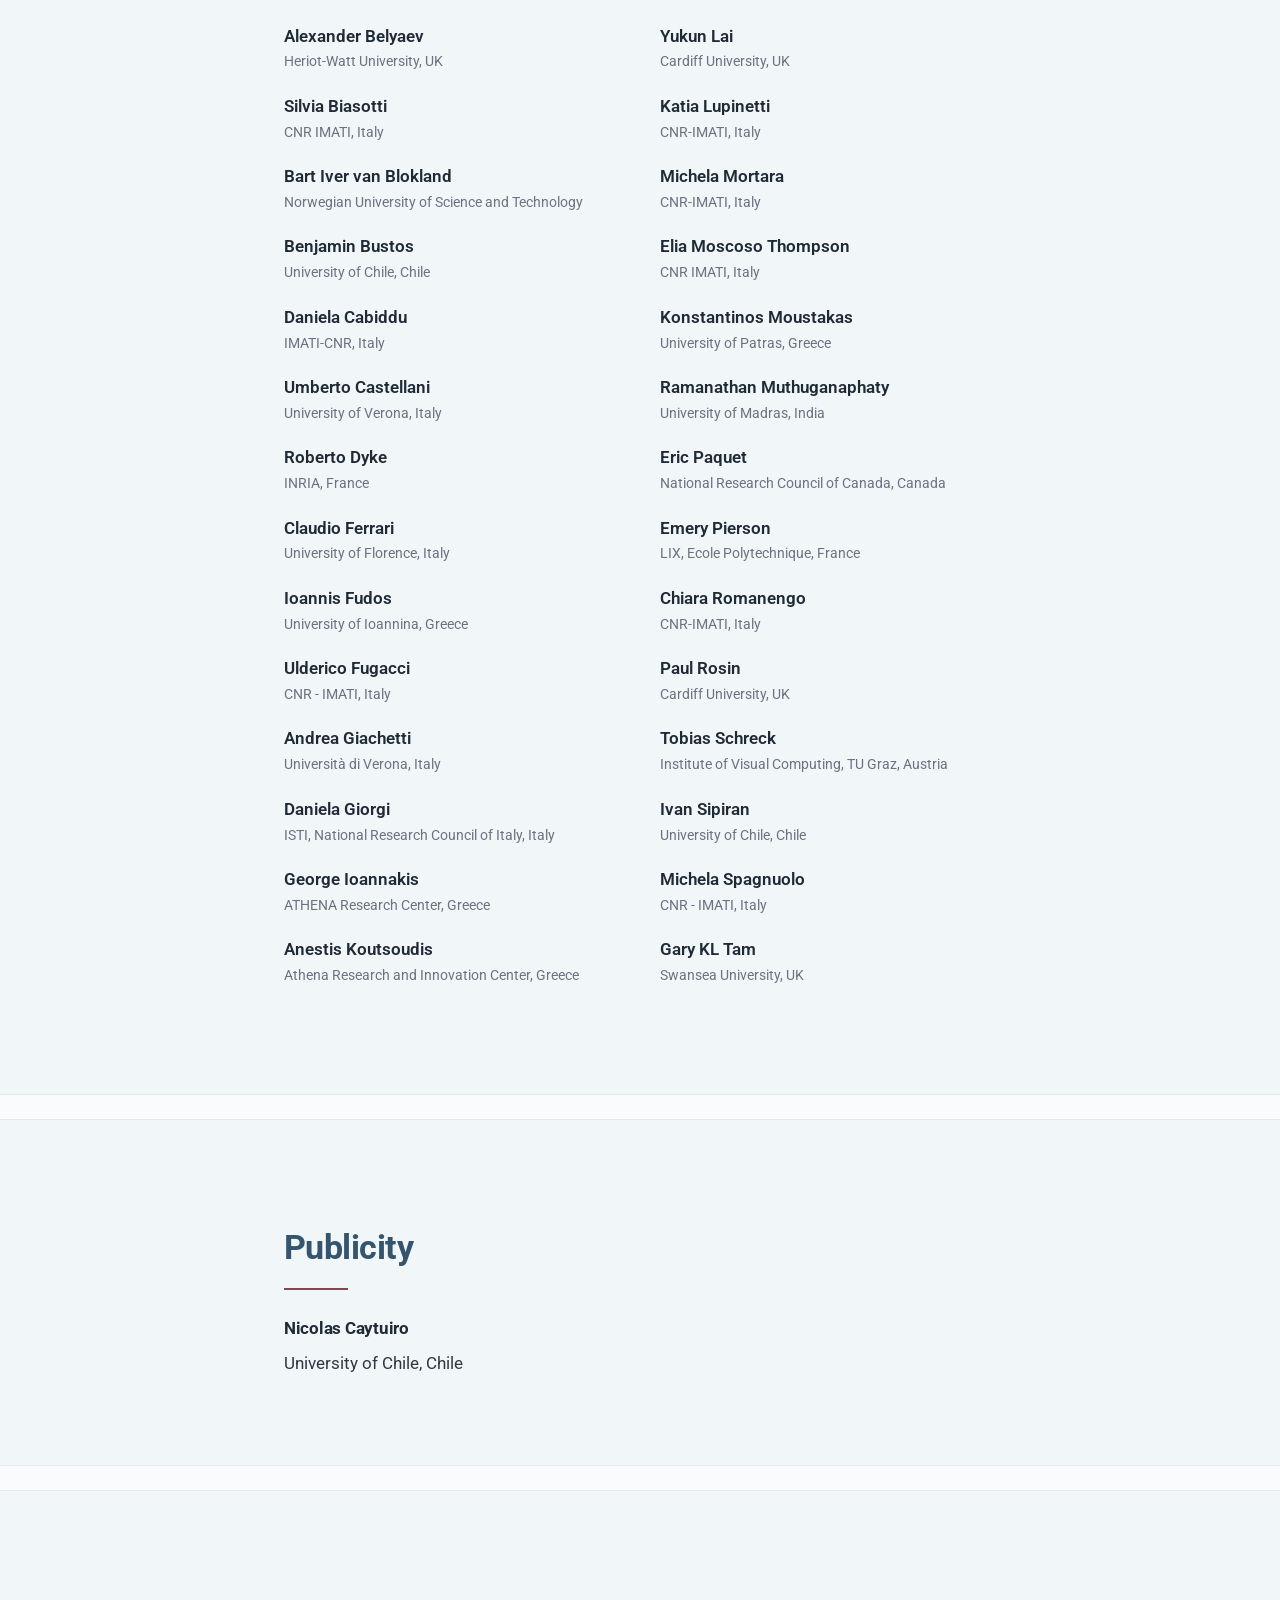
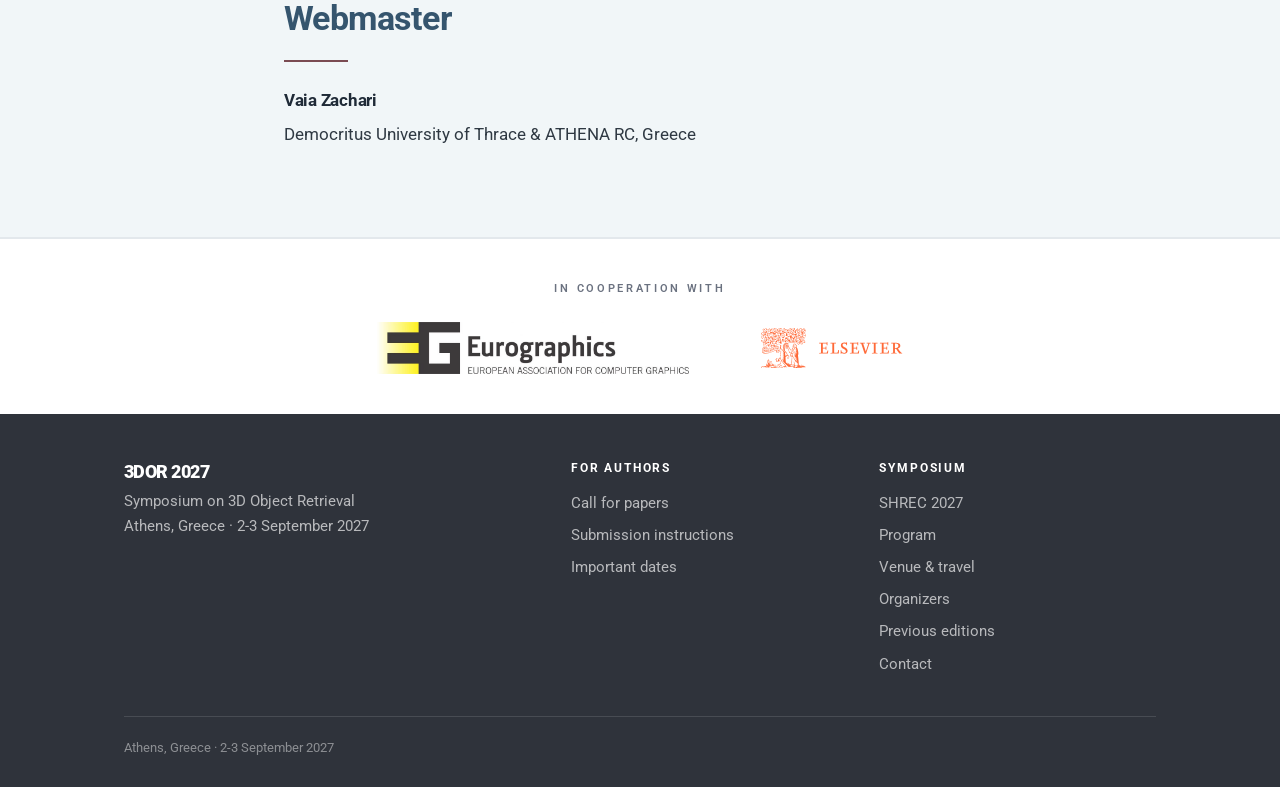
<file: organizers.html>
<!DOCTYPE html>
<html lang="en">
<head>
<meta charset="utf-8">
<meta name="viewport" content="width=device-width, initial-scale=1">
<title>Organizers | 3DOR 2027, Athens</title>
<meta name="description" content="Organizing and program committee of 3DOR 2027, the Symposium on 3D Object Retrieval in Athens, Greece.">
<link rel="icon" href="assets/favicon.svg" type="image/svg+xml">
<link rel="preconnect" href="https://fonts.googleapis.com">
<link rel="preconnect" href="https://fonts.gstatic.com" crossorigin>
<link href="https://fonts.googleapis.com/css2?family=Roboto:wght@300;400;500;700;900&family=JetBrains+Mono:wght@500;700&display=swap" rel="stylesheet">
<link rel="stylesheet" href="css/style.css">
</head>
<body>
<!-- GATE (disabled, kept for reference, see js/gate.js and css/style.css section 21):
<script>try{if(localStorage.getItem('3dor27_unlocked_v1')==='1'){document.documentElement.classList.add('gate-unlocked');}}catch(e){}</script>
<div id="gate-overlay">
  <div class="gate-card">
    <h2>3DOR 2027</h2>
    <p class="gate-card__note">This preview is password protected.</p>
    <form id="gate-form" autocomplete="off">
      <input type="password" id="gate-password" placeholder="Password" required autocomplete="off">
      <button type="submit">Enter</button>
      <p id="gate-error" hidden>Incorrect password. Try again.</p>
    </form>
  </div>
</div>
-->
<a class="skip-link" href="#main">Skip to main content</a>

<header class="site-header">
  <div class="wrap site-header__inner">
    <a class="brand" href="index.html">
      <span class="brand__text">3DOR 2027</span>
      <span class="brand__city">Athens, Greece</span>
    </a>

    <button class="nav-toggle" type="button" aria-expanded="false" aria-controls="primary-nav" aria-label="Toggle navigation">
      <span></span>
    </button>

    <nav class="nav" id="primary-nav" aria-label="Primary">
      <a href="index.html">Home</a>

      <div class="nav__group">
        <button class="nav__trigger" type="button" aria-expanded="false">
          For authors
          <svg viewBox="0 0 24 24" aria-hidden="true"><path d="m6 9 6 6 6-6"/></svg>
        </button>
        <div class="nav__menu">
          <a href="call-for-papers.html">Call for papers</a>
          <a href="submission-instructions.html">Submission instructions</a>
          <a href="important-dates.html">Important dates</a>
        </div>
      </div>

      <a href="shrec.html">SHREC 2027</a>
      <a href="program.html">Program</a>
      <a href="venue.html">Venue &amp; travel</a>
      <a href="organizers.html" class="is-active">Organizers</a>
      <a href="previous-editions.html">Previous editions</a>
      <a href="contact.html">Contact</a>
    </nav>
  </div>
</header>

<main id="main">

  <section class="page-head">
    <div class="col">
      <p class="breadcrumb"><a href="index.html">Home</a> / Organizers</p>
      <h1>Organizers</h1>
      <p>The committees organising the 2027 edition in Athens.</p>
    </div>
  </section>

  <section class="section section--alt">
    <div class="col">
      <h2>Symposium chairs</h2>
      <hr class="rule">
      <div class="cols">
        <div>
          <h3>Ioannis Pratikakis</h3>
          <p>Democritus University of Thrace & ATHENA RC, Greece </p>
        </div>
        <div>
          <h3>Theoharis Theoharis</h3>
          <p>National and Kapodistrian University of Athens, Greece &amp; Norwegian University of Science and Technology, Norway</p>
        </div>
      </div>
    </div>
  </section>

  <section class="section section--alt">
    <div class="col">
      <h2>Program chairs</h2>
      <hr class="rule">
      <div class="cols">
        <div>
          <h3>Stefano Berretti</h3>
          <p>University of Florence, Italy</p>
        </div>
        <div>
          <h3>Mohamed Daoudi</h3>
          <p>IMT Nord Europe, France</p>
        </div>
      </div>
    </div>
  </section>

  <section class="section section--alt">
    <div class="col">
      <h2>SHREC chair</h2>
      <hr class="rule">
      <div class="cols">
        <div>
          <h3>Remco Veltkamp</h3>
          <p>Utrecht University, The Netherlands</p>
        </div>
      </div>
    </div>
  </section>

  <section class="section section--alt">
    <div class="col">
      <h2>Program committee (tentative)</h2>
      <hr class="rule">
      <ul class="committee">
        <li><strong>Alexander Belyaev</strong><span>Heriot-Watt University, UK</span></li>
        <li><strong>Silvia Biasotti</strong><span>CNR IMATI, Italy</span></li>
        <li><strong>Bart Iver van Blokland</strong><span>Norwegian University of Science and Technology</span></li>
        <li><strong>Benjamin Bustos</strong><span>University of Chile, Chile</span></li>
        <li><strong>Daniela Cabiddu</strong><span>IMATI-CNR, Italy</span></li>
        <li><strong>Umberto Castellani</strong><span>University of Verona, Italy</span></li>
        <li><strong>Roberto Dyke</strong><span>INRIA, France</span></li>
        <li><strong>Claudio Ferrari</strong><span>University of Florence, Italy</span></li>
        <li><strong>Ioannis Fudos</strong><span>University of Ioannina, Greece</span></li>
        <li><strong>Ulderico Fugacci</strong><span>CNR - IMATI, Italy</span></li>
        <li><strong>Andrea Giachetti</strong><span>Università di Verona, Italy</span></li>
        <li><strong>Daniela Giorgi</strong><span>ISTI, National Research Council of Italy, Italy</span></li>
        <li><strong>George Ioannakis</strong><span>ATHENA Research Center, Greece</span></li>
        <li><strong>Anestis Koutsoudis</strong><span>Athena Research and Innovation Center, Greece</span></li>
        <li><strong>Yukun Lai</strong><span>Cardiff University, UK</span></li>
        <li><strong>Katia Lupinetti</strong><span>CNR-IMATI, Italy</span></li>
        <li><strong>Michela Mortara</strong><span>CNR-IMATI, Italy</span></li>
        <li><strong>Elia Moscoso Thompson</strong><span>CNR IMATI, Italy</span></li>
        <li><strong>Konstantinos Moustakas</strong><span>University of Patras, Greece</span></li>
        <li><strong>Ramanathan Muthuganaphaty</strong><span>University of Madras, India</span></li>
        <li><strong>Eric Paquet</strong><span>National Research Council of Canada, Canada</span></li>
        <li><strong>Emery Pierson</strong><span>LIX, Ecole Polytechnique, France</span></li>
        <li><strong>Chiara Romanengo</strong><span>CNR-IMATI, Italy</span></li>
        <li><strong>Paul Rosin</strong><span>Cardiff University, UK</span></li>
        <li><strong>Tobias Schreck</strong><span>Institute of Visual Computing, TU Graz, Austria</span></li>
        <li><strong>Ivan Sipiran</strong><span>University of Chile, Chile</span></li>
        <li><strong>Michela Spagnuolo</strong><span>CNR - IMATI, Italy</span></li>
        <li><strong>Gary KL Tam</strong><span>Swansea University, UK</span></li>
      </ul>

    </div>
  </section>
  <section class="section section--alt">
    <div class="col">
      <h2>Publicity</h2>
      <hr class="rule">
      <div class="cols">
        <div>
          <h3>Nicolas Caytuiro</h3>
          <p>University of Chile, Chile</p>
        </div>
      </div>
    </div>
  </section>

  <section class="section section--alt">
    <div class="col">
      <h2>Webmaster</h2>
      <hr class="rule">
      <div class="cols">
        <div>
          <h3>Vaia Zachari</h3>
          <p>Democritus University of Thrace &amp; ATHENA RC, Greece</p>
        </div>
      </div>
    </div>
  </section>

</main>

<section class="partners">
  <div class="wrap">
    <span class="label">In cooperation with</span>
    <div class="partners__logos">
      <a href="https://www.eg.org/" target="_blank" rel="noopener">
        <img class="logo--eg" src="assets/logo-eurographics.png" alt="Eurographics, European Association for Computer Graphics" width="1080" height="180">
      </a>
      <a href="https://www.sciencedirect.com/journal/computers-and-graphics" target="_blank" rel="noopener">
        <img class="logo--elsevier" src="assets/logo-elsevier.svg" alt="Elsevier" width="171" height="48">
      </a>
    </div>
  </div>
</section>

<footer class="site-footer">
  <div class="wrap">
    <div class="site-footer__grid">
      <div class="site-footer__brand">
        <span class="brand__text">3DOR 2027</span>
        <p>Symposium on 3D Object Retrieval<br>Athens, Greece · 2-3 September 2027</p>
      </div>

      <div>
        <h4>For authors</h4>
        <ul>
          <li><a href="call-for-papers.html">Call for papers</a></li>
          <li><a href="submission-instructions.html">Submission instructions</a></li>
          <li><a href="important-dates.html">Important dates</a></li>
        </ul>
      </div>

      <div>
        <h4>Symposium</h4>
        <ul>
          <li><a href="shrec.html">SHREC 2027</a></li>
          <li><a href="program.html">Program</a></li>
          <li><a href="venue.html">Venue &amp; travel</a></li>
          <li><a href="organizers.html">Organizers</a></li>
          <li><a href="previous-editions.html">Previous editions</a></li>
          <li><a href="contact.html">Contact</a></li>
        </ul>
      </div>
    </div>

    <div class="site-footer__bottom">
      <span>Athens, Greece · 2-3 September 2027</span>
    </div>
  </div>
</footer>

<script src="js/main.js"></script>
<!-- <script src="js/gate.js"></script> -->
</body>
</html>
</file>
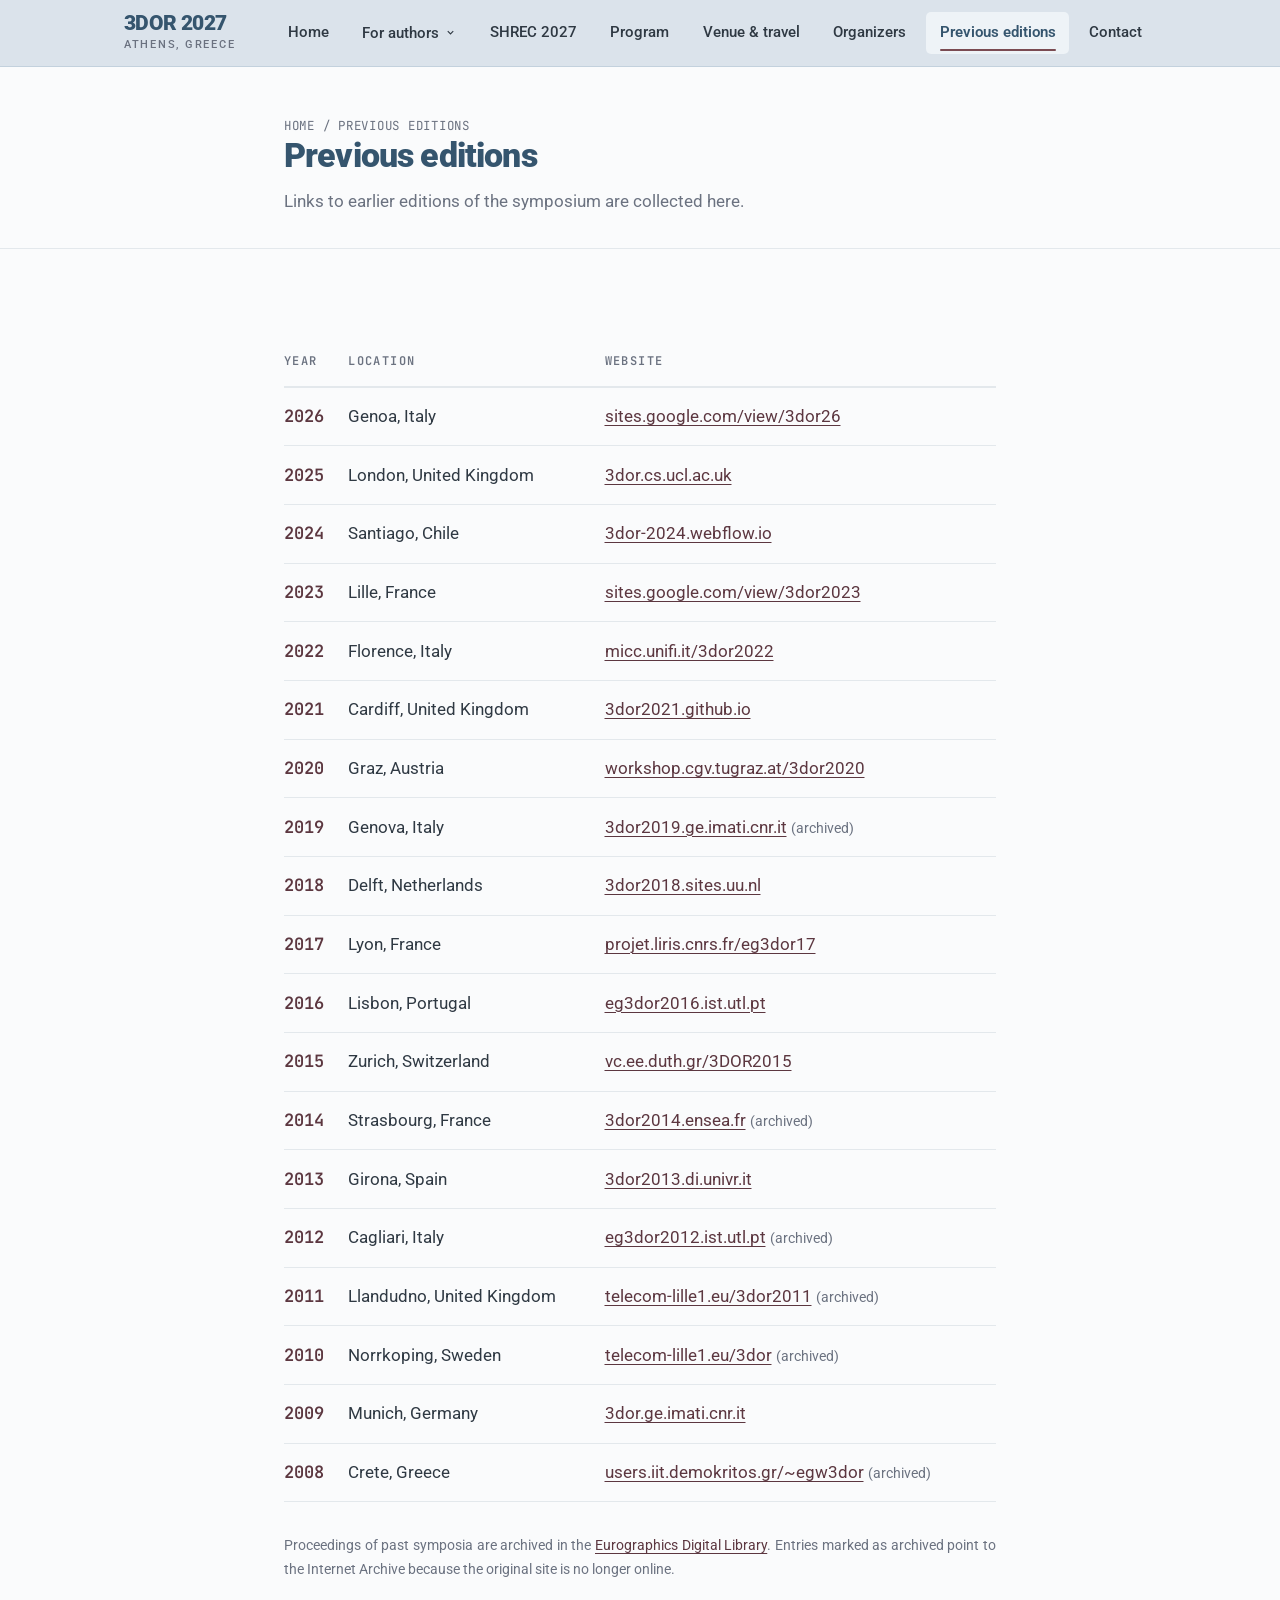
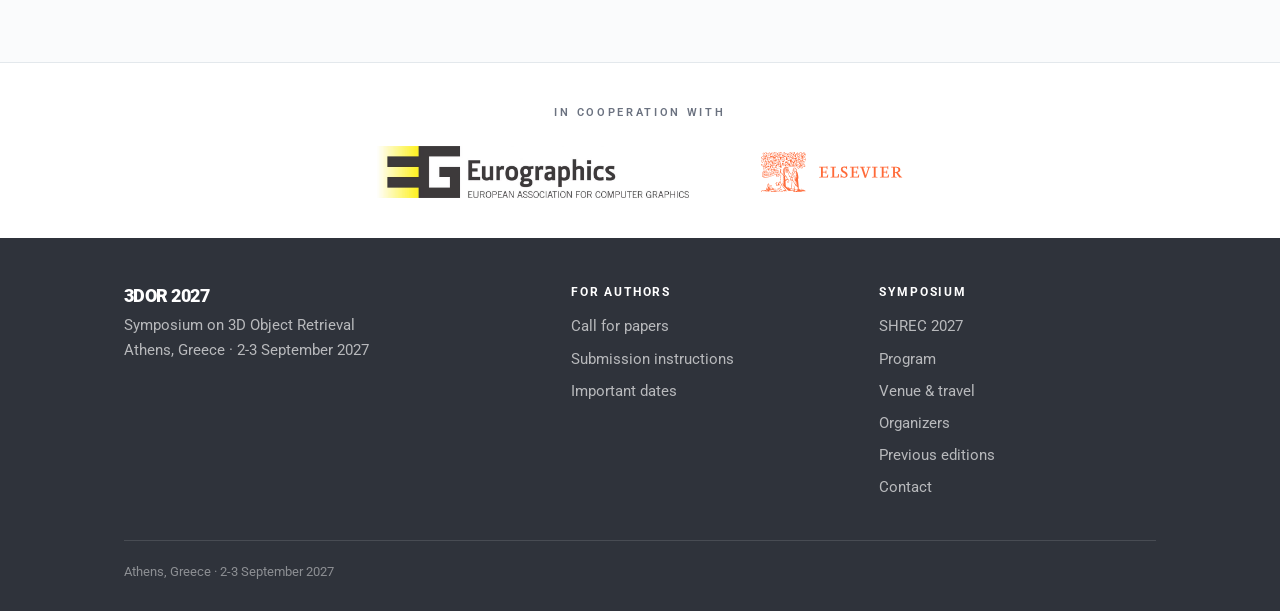
<file: previous-editions.html>
<!DOCTYPE html>
<html lang="en">
<head>
<meta charset="utf-8">
<meta name="viewport" content="width=device-width, initial-scale=1">
<title>Previous Editions | 3DOR 2027, Athens</title>
<meta name="description" content="Previous editions of the 3DOR Symposium on 3D Object Retrieval.">
<link rel="icon" href="assets/favicon.svg" type="image/svg+xml">
<link rel="preconnect" href="https://fonts.googleapis.com">
<link rel="preconnect" href="https://fonts.gstatic.com" crossorigin>
<link href="https://fonts.googleapis.com/css2?family=Roboto:wght@300;400;500;700;900&family=JetBrains+Mono:wght@500;700&display=swap" rel="stylesheet">
<link rel="stylesheet" href="css/style.css">
</head>
<body>
<!-- GATE (disabled, kept for reference, see js/gate.js and css/style.css section 21):
<script>try{if(localStorage.getItem('3dor27_unlocked_v1')==='1'){document.documentElement.classList.add('gate-unlocked');}}catch(e){}</script>
<div id="gate-overlay">
  <div class="gate-card">
    <h2>3DOR 2027</h2>
    <p class="gate-card__note">This preview is password protected.</p>
    <form id="gate-form" autocomplete="off">
      <input type="password" id="gate-password" placeholder="Password" required autocomplete="off">
      <button type="submit">Enter</button>
      <p id="gate-error" hidden>Incorrect password. Try again.</p>
    </form>
  </div>
</div>
-->
<a class="skip-link" href="#main">Skip to main content</a>

<header class="site-header">
  <div class="wrap site-header__inner">
    <a class="brand" href="index.html">
      <span class="brand__text">3DOR 2027</span>
      <span class="brand__city">Athens, Greece</span>
    </a>

    <button class="nav-toggle" type="button" aria-expanded="false" aria-controls="primary-nav" aria-label="Toggle navigation">
      <span></span>
    </button>

    <nav class="nav" id="primary-nav" aria-label="Primary">
      <a href="index.html">Home</a>

      <div class="nav__group">
        <button class="nav__trigger" type="button" aria-expanded="false">
          For authors
          <svg viewBox="0 0 24 24" aria-hidden="true"><path d="m6 9 6 6 6-6"/></svg>
        </button>
        <div class="nav__menu">
          <a href="call-for-papers.html">Call for papers</a>
          <a href="submission-instructions.html">Submission instructions</a>
          <a href="important-dates.html">Important dates</a>
        </div>
      </div>

      <a href="shrec.html">SHREC 2027</a>
      <a href="program.html">Program</a>
      <a href="venue.html">Venue &amp; travel</a>
      <a href="organizers.html">Organizers</a>
      <a href="previous-editions.html" class="is-active">Previous editions</a>
      <a href="contact.html">Contact</a>
    </nav>
  </div>
</header>

<main id="main">

  <section class="page-head">
    <div class="col">
      <p class="breadcrumb"><a href="index.html">Home</a> / Previous editions</p>
      <h1>Previous editions</h1>
      <p>Links to earlier editions of the symposium are collected here.</p>
    </div>
  </section>

  <section class="section">
    <div class="col">

      <div class="table-wrap">
        <table>
          <thead>
            <tr>
              <th scope="col">Year</th>
              <th scope="col">Location</th>
              <th scope="col">Website</th>
            </tr>
          </thead>
          <tbody>
            <tr>
              <td class="mono">2026</td>
              <td>Genoa, Italy</td>
              <td><a href="https://sites.google.com/view/3dor26/home" target="_blank" rel="noopener">sites.google.com/view/3dor26</a></td>
            </tr>
            <tr>
              <td class="mono">2025</td>
              <td>London, United Kingdom</td>
              <td><a href="https://3dor.cs.ucl.ac.uk/home" target="_blank" rel="noopener">3dor.cs.ucl.ac.uk</a></td>
            </tr>
            <tr>
              <td class="mono">2024</td>
              <td>Santiago, Chile</td>
              <td><a href="https://3dor-2024.webflow.io/" target="_blank" rel="noopener">3dor-2024.webflow.io</a></td>
            </tr>
            <tr>
              <td class="mono">2023</td>
              <td>Lille, France</td>
              <td><a href="https://sites.google.com/view/3dor2023" target="_blank" rel="noopener">sites.google.com/view/3dor2023</a></td>
            </tr>
            <tr>
              <td class="mono">2022</td>
              <td>Florence, Italy</td>
              <td><a href="https://www.micc.unifi.it/3dor2022/" target="_blank" rel="noopener">micc.unifi.it/3dor2022</a></td>
            </tr>
            <tr>
              <td class="mono">2021</td>
              <td>Cardiff, United Kingdom</td>
              <td><a href="https://3dor2021.github.io/" target="_blank" rel="noopener">3dor2021.github.io</a></td>
            </tr>
            <tr>
              <td class="mono">2020</td>
              <td>Graz, Austria</td>
              <td><a href="https://workshop.cgv.tugraz.at/3dor2020/" target="_blank" rel="noopener">workshop.cgv.tugraz.at/3dor2020</a></td>
            </tr>
            <tr>
              <td class="mono">2019</td>
              <td>Genova, Italy</td>
              <td><a href="https://web.archive.org/web/20201029021440/http://3dor2019.ge.imati.cnr.it/" target="_blank" rel="noopener">3dor2019.ge.imati.cnr.it</a> <span class="note">(archived)</span></td>
            </tr>
            <tr>
              <td class="mono">2018</td>
              <td>Delft, Netherlands</td>
              <td><a href="https://3dor2018.sites.uu.nl/" target="_blank" rel="noopener">3dor2018.sites.uu.nl</a></td>
            </tr>
            <tr>
              <td class="mono">2017</td>
              <td>Lyon, France</td>
              <td><a href="https://projet.liris.cnrs.fr/eg3dor17/" target="_blank" rel="noopener">projet.liris.cnrs.fr/eg3dor17</a></td>
            </tr>
            <tr>
              <td class="mono">2016</td>
              <td>Lisbon, Portugal</td>
              <td><a href="http://eg3dor2016.ist.utl.pt/" target="_blank" rel="noopener">eg3dor2016.ist.utl.pt</a></td>
            </tr>
            <tr>
              <td class="mono">2015</td>
              <td>Zurich, Switzerland</td>
              <td><a href="http://vc.ee.duth.gr/3DOR2015/" target="_blank" rel="noopener">vc.ee.duth.gr/3DOR2015</a></td>
            </tr>
            <tr>
              <td class="mono">2014</td>
              <td>Strasbourg, France</td>
              <td><a href="https://web.archive.org/web/20150428130549/http://3dor2014.ensea.fr/index.html" target="_blank" rel="noopener">3dor2014.ensea.fr</a> <span class="note">(archived)</span></td>
            </tr>
            <tr>
              <td class="mono">2013</td>
              <td>Girona, Spain</td>
              <td><a href="http://3dor2013.di.univr.it/" target="_blank" rel="noopener">3dor2013.di.univr.it</a></td>
            </tr>
            <tr>
              <td class="mono">2012</td>
              <td>Cagliari, Italy</td>
              <td><a href="https://web.archive.org/web/20140324055807/http://eg3dor2012.ist.utl.pt/" target="_blank" rel="noopener">eg3dor2012.ist.utl.pt</a> <span class="note">(archived)</span></td>
            </tr>
            <tr>
              <td class="mono">2011</td>
              <td>Llandudno, United Kingdom</td>
              <td><a href="https://web.archive.org/web/20130121173942/http://www-rech.telecom-lille1.eu/3dor2011/" target="_blank" rel="noopener">telecom-lille1.eu/3dor2011</a> <span class="note">(archived)</span></td>
            </tr>
            <tr>
              <td class="mono">2010</td>
              <td>Norrkoping, Sweden</td>
              <td><a href="https://web.archive.org/web/20110120205344/http://www-rech.telecom-lille1.eu/3dor/" target="_blank" rel="noopener">telecom-lille1.eu/3dor</a> <span class="note">(archived)</span></td>
            </tr>
            <tr>
              <td class="mono">2009</td>
              <td>Munich, Germany</td>
              <td><a href="http://3dor.ge.imati.cnr.it/About.html" target="_blank" rel="noopener">3dor.ge.imati.cnr.it</a></td>
            </tr>
            <tr>
              <td class="mono">2008</td>
              <td>Crete, Greece</td>
              <td><a href="https://web.archive.org/web/20100428014112/http://users.iit.demokritos.gr/~egw3dor/" target="_blank" rel="noopener">users.iit.demokritos.gr/~egw3dor</a> <span class="note">(archived)</span></td>
            </tr>
          </tbody>
        </table>
      </div>

      <p class="note">
        Proceedings of past symposia are archived in the
        <a href="https://diglib.eg.org/" target="_blank" rel="noopener">Eurographics Digital Library</a>.
        Entries marked as archived point to the Internet Archive because the original
        site is no longer online.
      </p>

    </div>
  </section>

</main>

<section class="partners">
  <div class="wrap">
    <span class="label">In cooperation with</span>
    <div class="partners__logos">
      <a href="https://www.eg.org/" target="_blank" rel="noopener">
        <img class="logo--eg" src="assets/logo-eurographics.png" alt="Eurographics, European Association for Computer Graphics" width="1080" height="180">
      </a>
      <a href="https://www.sciencedirect.com/journal/computers-and-graphics" target="_blank" rel="noopener">
        <img class="logo--elsevier" src="assets/logo-elsevier.svg" alt="Elsevier" width="171" height="48">
      </a>
    </div>
  </div>
</section>

<footer class="site-footer">
  <div class="wrap">
    <div class="site-footer__grid">
      <div class="site-footer__brand">
        <span class="brand__text">3DOR 2027</span>
        <p>Symposium on 3D Object Retrieval<br>Athens, Greece · 2-3 September 2027</p>
      </div>

      <div>
        <h4>For authors</h4>
        <ul>
          <li><a href="call-for-papers.html">Call for papers</a></li>
          <li><a href="submission-instructions.html">Submission instructions</a></li>
          <li><a href="important-dates.html">Important dates</a></li>
        </ul>
      </div>

      <div>
        <h4>Symposium</h4>
        <ul>
          <li><a href="shrec.html">SHREC 2027</a></li>
          <li><a href="program.html">Program</a></li>
          <li><a href="venue.html">Venue &amp; travel</a></li>
          <li><a href="organizers.html">Organizers</a></li>
          <li><a href="previous-editions.html">Previous editions</a></li>
          <li><a href="contact.html">Contact</a></li>
        </ul>
      </div>
    </div>

    <div class="site-footer__bottom">
      <span>Athens, Greece · 2-3 September 2027</span>
    </div>
  </div>
</footer>

<script src="js/main.js"></script>
<!-- <script src="js/gate.js"></script> -->
</body>
</html>
</file>
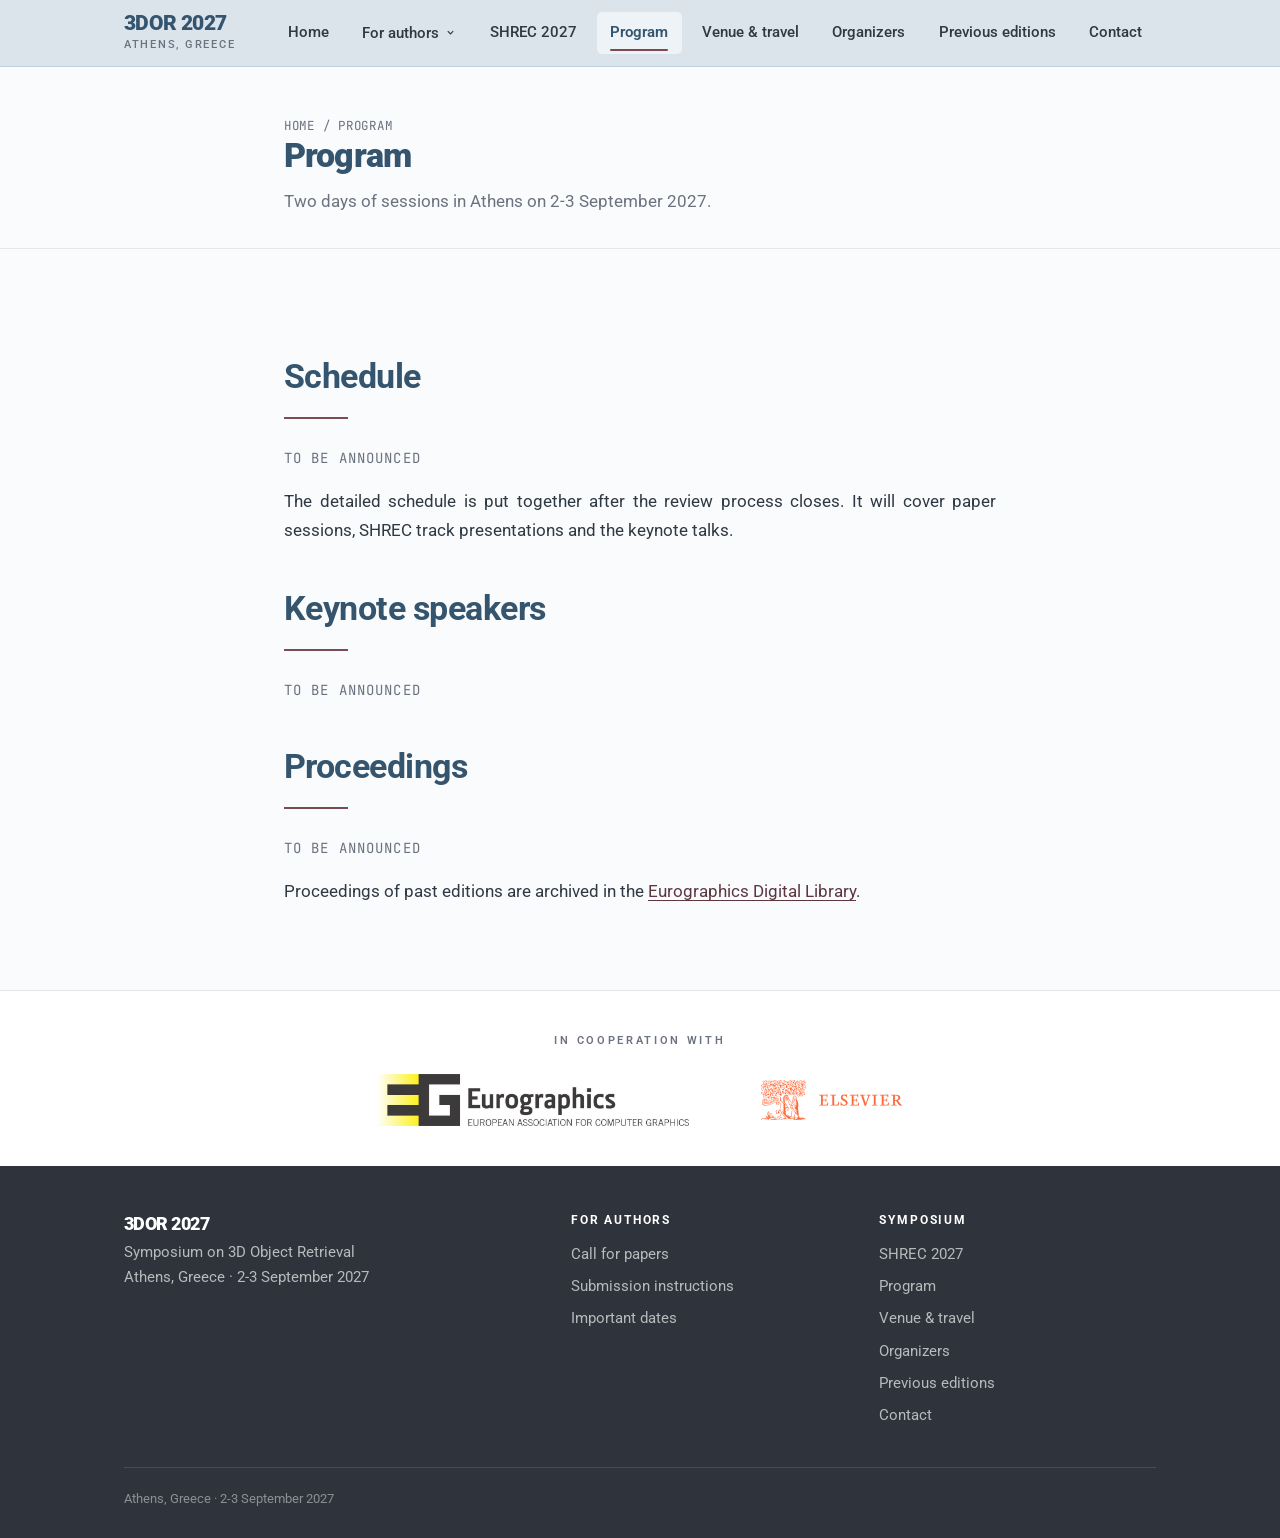
<file: program.html>
<!DOCTYPE html>
<html lang="en">
<head>
<meta charset="utf-8">
<meta name="viewport" content="width=device-width, initial-scale=1">
<title>Program | 3DOR 2027, Athens</title>
<meta name="description" content="Program of 3DOR 2027, the Symposium on 3D Object Retrieval, 2-3 September 2027 in Athens, Greece.">
<link rel="icon" href="assets/favicon.svg" type="image/svg+xml">
<link rel="preconnect" href="https://fonts.googleapis.com">
<link rel="preconnect" href="https://fonts.gstatic.com" crossorigin>
<link href="https://fonts.googleapis.com/css2?family=Roboto:wght@300;400;500;700;900&family=JetBrains+Mono:wght@500;700&display=swap" rel="stylesheet">
<link rel="stylesheet" href="css/style.css">
</head>
<body>
<!-- GATE (disabled, kept for reference, see js/gate.js and css/style.css section 21):
<script>try{if(localStorage.getItem('3dor27_unlocked_v1')==='1'){document.documentElement.classList.add('gate-unlocked');}}catch(e){}</script>
<div id="gate-overlay">
  <div class="gate-card">
    <h2>3DOR 2027</h2>
    <p class="gate-card__note">This preview is password protected.</p>
    <form id="gate-form" autocomplete="off">
      <input type="password" id="gate-password" placeholder="Password" required autocomplete="off">
      <button type="submit">Enter</button>
      <p id="gate-error" hidden>Incorrect password. Try again.</p>
    </form>
  </div>
</div>
-->
<a class="skip-link" href="#main">Skip to main content</a>

<header class="site-header">
  <div class="wrap site-header__inner">
    <a class="brand" href="index.html">
      <span class="brand__text">3DOR 2027</span>
      <span class="brand__city">Athens, Greece</span>
    </a>

    <button class="nav-toggle" type="button" aria-expanded="false" aria-controls="primary-nav" aria-label="Toggle navigation">
      <span></span>
    </button>

    <nav class="nav" id="primary-nav" aria-label="Primary">
      <a href="index.html">Home</a>

      <div class="nav__group">
        <button class="nav__trigger" type="button" aria-expanded="false">
          For authors
          <svg viewBox="0 0 24 24" aria-hidden="true"><path d="m6 9 6 6 6-6"/></svg>
        </button>
        <div class="nav__menu">
          <a href="call-for-papers.html">Call for papers</a>
          <a href="submission-instructions.html">Submission instructions</a>
          <a href="important-dates.html">Important dates</a>
        </div>
      </div>

      <a href="shrec.html">SHREC 2027</a>
      <a href="program.html" class="is-active">Program</a>
      <a href="venue.html">Venue &amp; travel</a>
      <a href="organizers.html">Organizers</a>
      <a href="previous-editions.html">Previous editions</a>
      <a href="contact.html">Contact</a>
    </nav>
  </div>
</header>

<main id="main">

  <section class="page-head">
    <div class="col">
      <p class="breadcrumb"><a href="index.html">Home</a> / Program</p>
      <h1>Program</h1>
      <p>Two days of sessions in Athens on 2-3 September 2027.</p>
    </div>
  </section>

  <section class="section">
    <div class="col">

      <h2>Schedule</h2>
      <hr class="rule">
      <p class="tba-line">To be announced</p>
      <p>
        The detailed schedule is put together after the review process closes. It will
        cover paper sessions, SHREC track presentations and the keynote talks.
      </p>

      <h2>Keynote speakers</h2>
      <hr class="rule">
      <p class="tba-line">To be announced</p>

      <h2>Proceedings</h2>
      <hr class="rule">
      <p class="tba-line">To be announced</p>
      <p>
        Proceedings of past editions are archived in the
        <a href="https://diglib.eg.org/" target="_blank" rel="noopener">Eurographics Digital Library</a>.
      </p>

    </div>
  </section>

</main>

<section class="partners">
  <div class="wrap">
    <span class="label">In cooperation with</span>
    <div class="partners__logos">
      <a href="https://www.eg.org/" target="_blank" rel="noopener">
        <img class="logo--eg" src="assets/logo-eurographics.png" alt="Eurographics, European Association for Computer Graphics" width="1080" height="180">
      </a>
      <a href="https://www.sciencedirect.com/journal/computers-and-graphics" target="_blank" rel="noopener">
        <img class="logo--elsevier" src="assets/logo-elsevier.svg" alt="Elsevier" width="171" height="48">
      </a>
    </div>
  </div>
</section>

<footer class="site-footer">
  <div class="wrap">
    <div class="site-footer__grid">
      <div class="site-footer__brand">
        <span class="brand__text">3DOR 2027</span>
        <p>Symposium on 3D Object Retrieval<br>Athens, Greece · 2-3 September 2027</p>
      </div>

      <div>
        <h4>For authors</h4>
        <ul>
          <li><a href="call-for-papers.html">Call for papers</a></li>
          <li><a href="submission-instructions.html">Submission instructions</a></li>
          <li><a href="important-dates.html">Important dates</a></li>
        </ul>
      </div>

      <div>
        <h4>Symposium</h4>
        <ul>
          <li><a href="shrec.html">SHREC 2027</a></li>
          <li><a href="program.html">Program</a></li>
          <li><a href="venue.html">Venue &amp; travel</a></li>
          <li><a href="organizers.html">Organizers</a></li>
          <li><a href="previous-editions.html">Previous editions</a></li>
          <li><a href="contact.html">Contact</a></li>
        </ul>
      </div>
    </div>

    <div class="site-footer__bottom">
      <span>Athens, Greece · 2-3 September 2027</span>
    </div>
  </div>
</footer>

<script src="js/main.js"></script>
<!-- <script src="js/gate.js"></script> -->
</body>
</html>
</file>
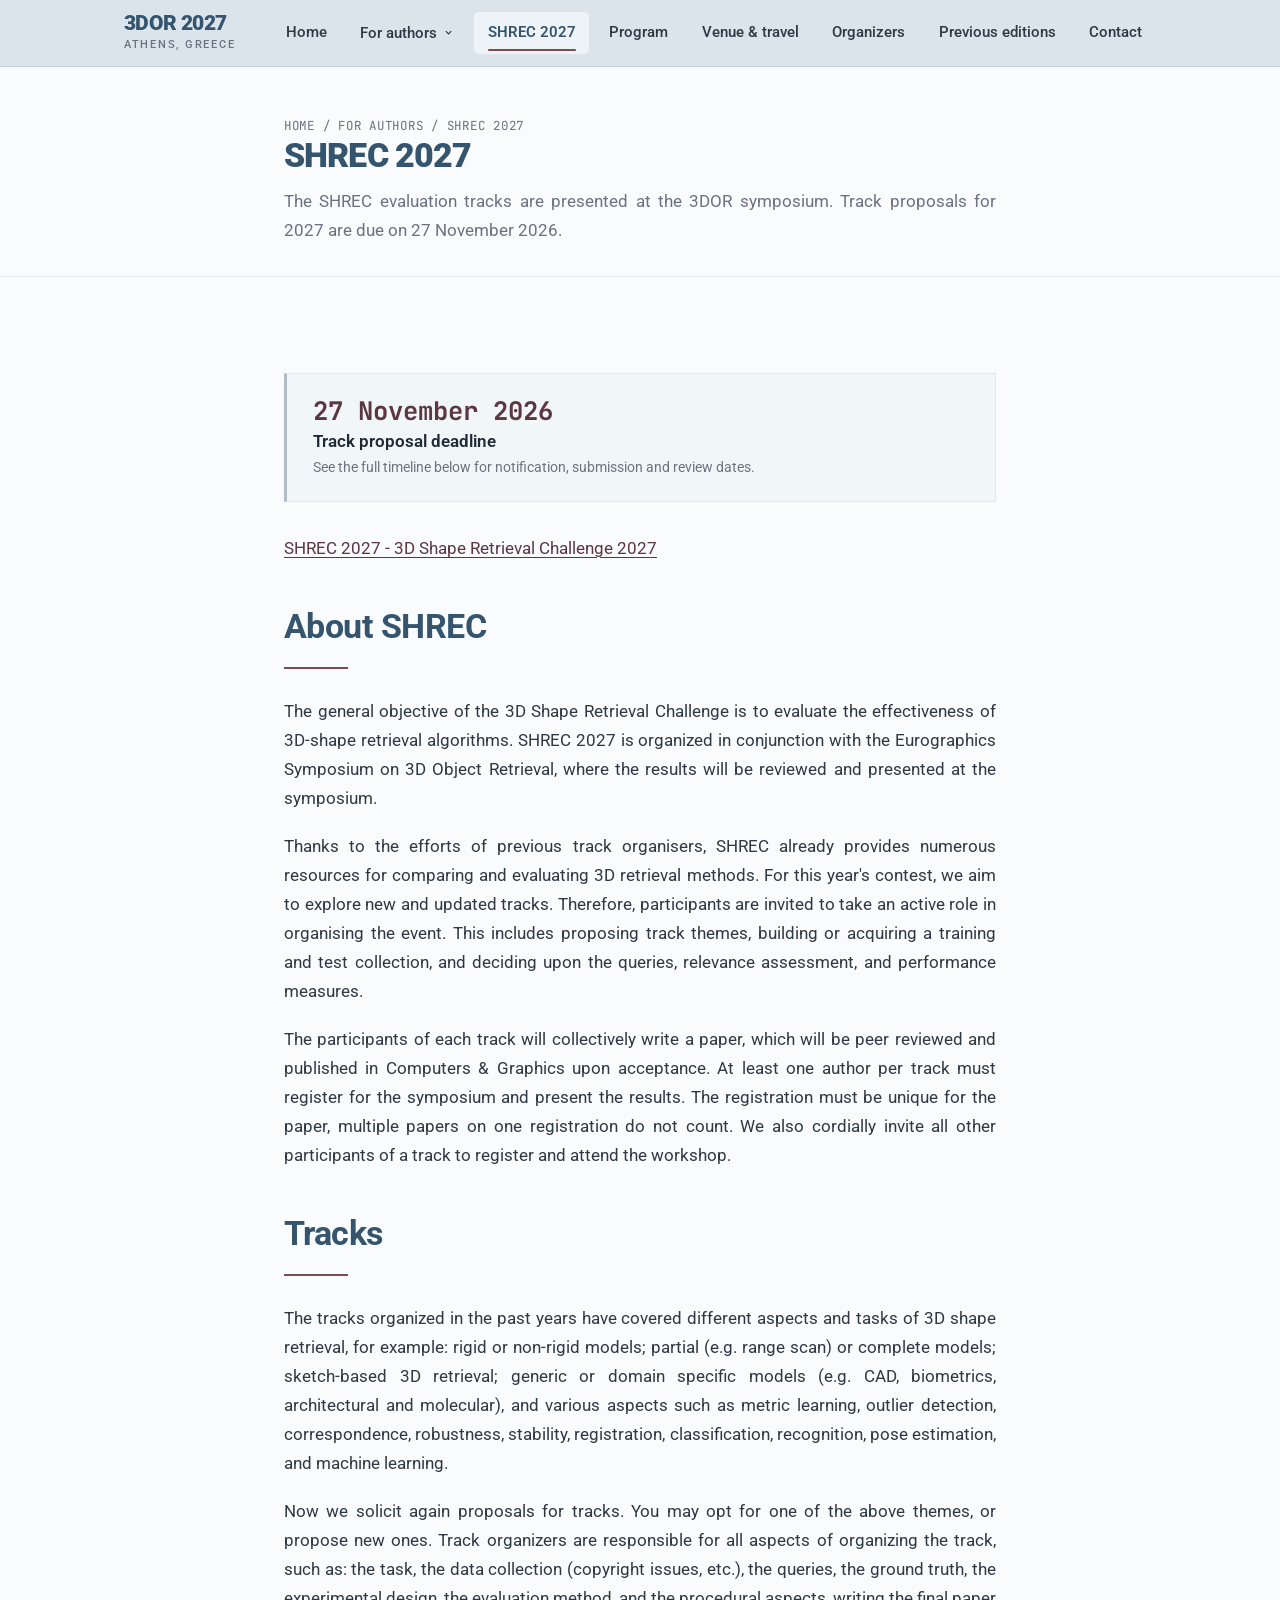
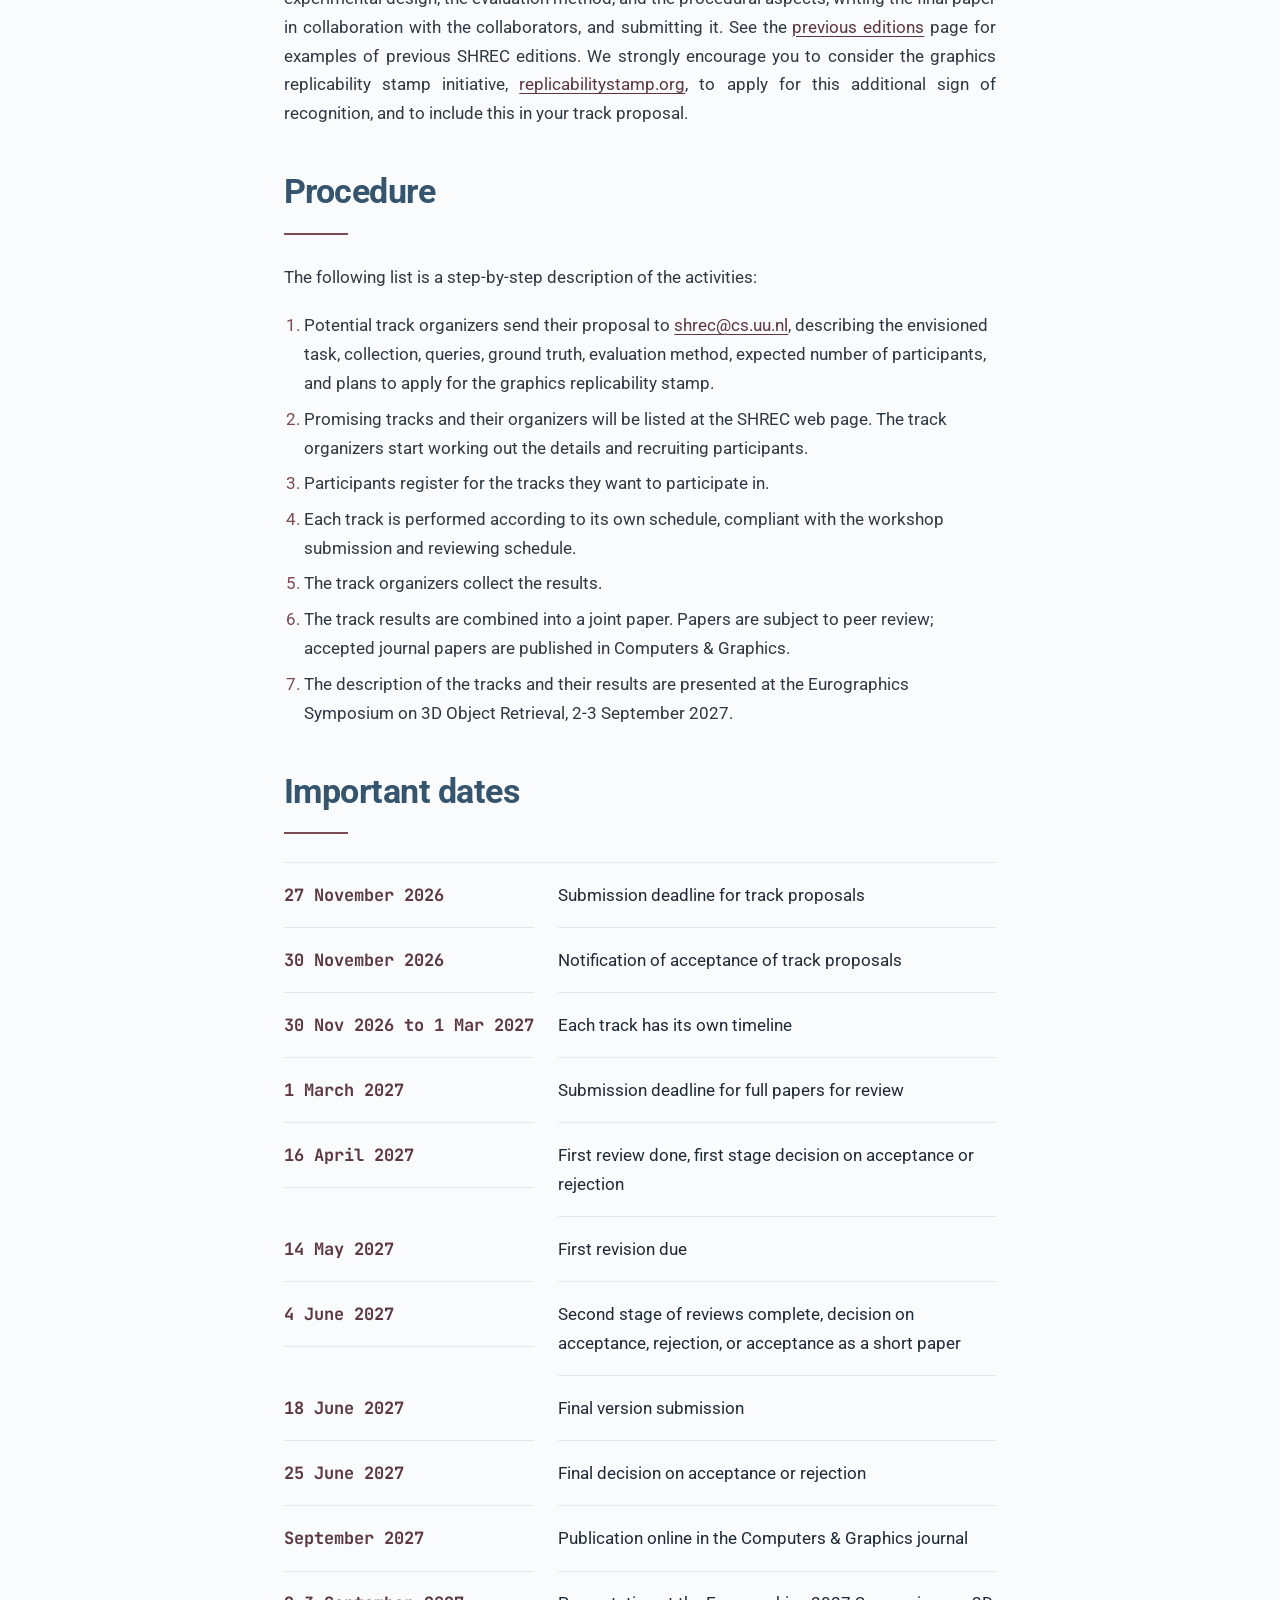
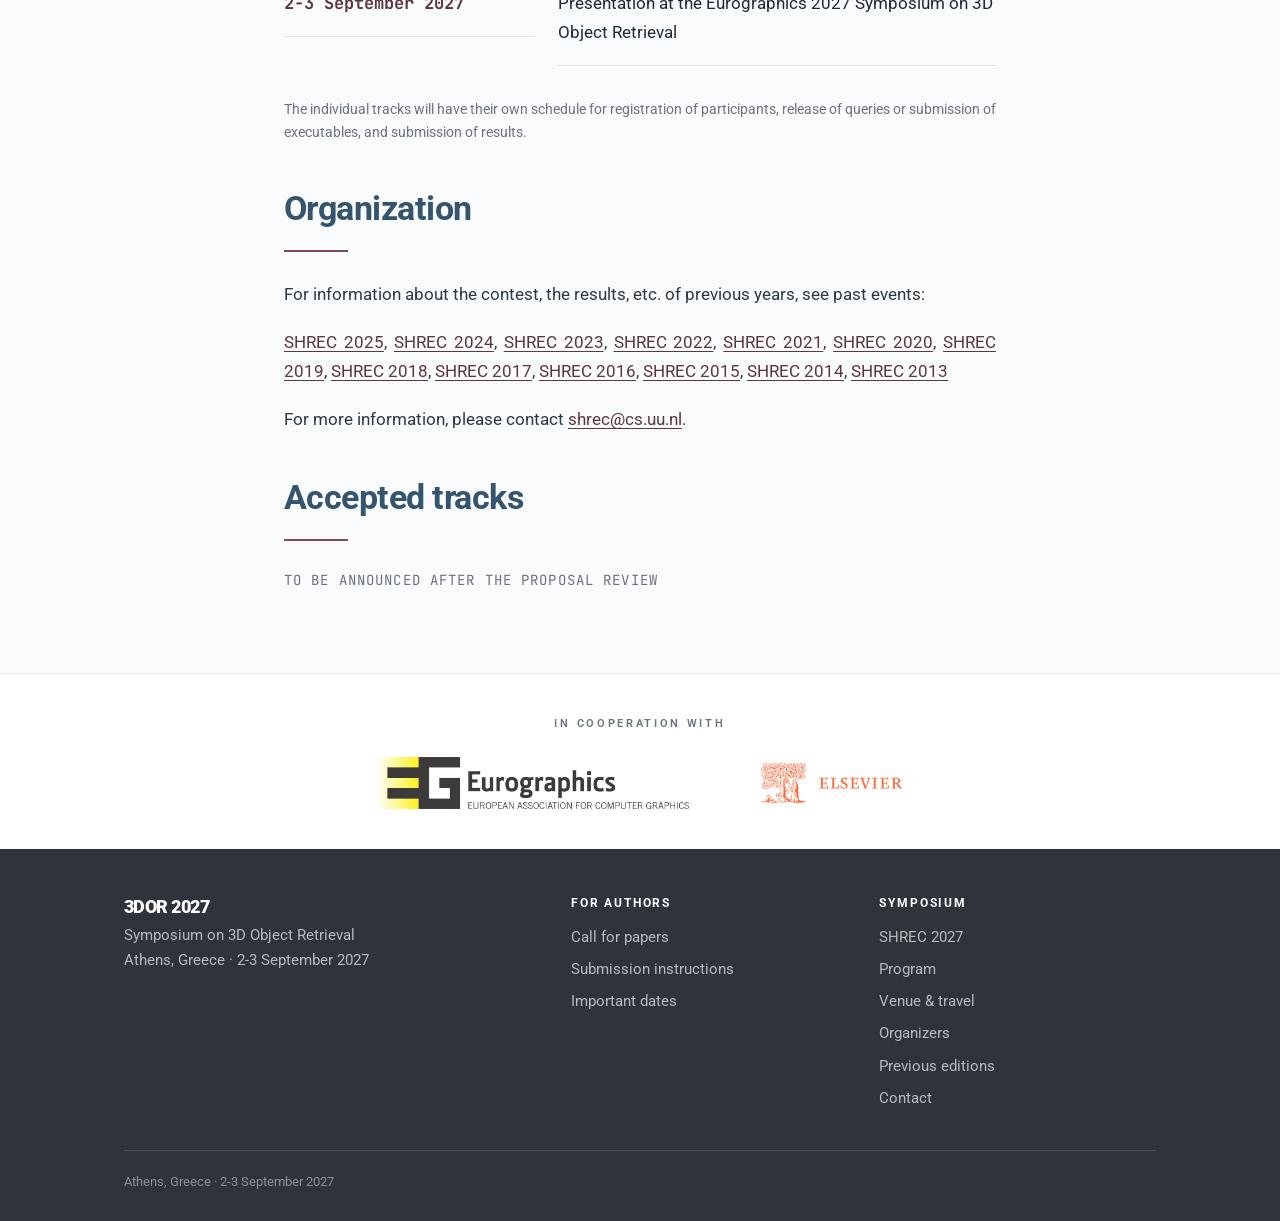
<file: shrec.html>
<!DOCTYPE html>
<html lang="en">
<head>
<meta charset="utf-8">
<meta name="viewport" content="width=device-width, initial-scale=1">
<title>SHREC 2027 | 3DOR 2027, Athens</title>
<meta name="description" content="SHREC 2027 evaluation tracks at 3DOR 2027 in Athens. Track proposal deadline: 27 November 2026.">
<link rel="icon" href="assets/favicon.svg" type="image/svg+xml">
<link rel="preconnect" href="https://fonts.googleapis.com">
<link rel="preconnect" href="https://fonts.gstatic.com" crossorigin>
<link href="https://fonts.googleapis.com/css2?family=Roboto:wght@300;400;500;700;900&family=JetBrains+Mono:wght@500;700&display=swap" rel="stylesheet">
<link rel="stylesheet" href="css/style.css">
</head>
<body>
<!-- GATE (disabled, kept for reference, see js/gate.js and css/style.css section 21):
<script>try{if(localStorage.getItem('3dor27_unlocked_v1')==='1'){document.documentElement.classList.add('gate-unlocked');}}catch(e){}</script>
<div id="gate-overlay">
  <div class="gate-card">
    <h2>3DOR 2027</h2>
    <p class="gate-card__note">This preview is password protected.</p>
    <form id="gate-form" autocomplete="off">
      <input type="password" id="gate-password" placeholder="Password" required autocomplete="off">
      <button type="submit">Enter</button>
      <p id="gate-error" hidden>Incorrect password. Try again.</p>
    </form>
  </div>
</div>
-->
<a class="skip-link" href="#main">Skip to main content</a>

<header class="site-header">
  <div class="wrap site-header__inner">
    <a class="brand" href="index.html">
      <span class="brand__text">3DOR 2027</span>
      <span class="brand__city">Athens, Greece</span>
    </a>

    <button class="nav-toggle" type="button" aria-expanded="false" aria-controls="primary-nav" aria-label="Toggle navigation">
      <span></span>
    </button>

    <nav class="nav" id="primary-nav" aria-label="Primary">
      <a href="index.html">Home</a>

      <div class="nav__group">
        <button class="nav__trigger" type="button" aria-expanded="false">
          For authors
          <svg viewBox="0 0 24 24" aria-hidden="true"><path d="m6 9 6 6 6-6"/></svg>
        </button>
        <div class="nav__menu">
          <a href="call-for-papers.html">Call for papers</a>
          <a href="submission-instructions.html">Submission instructions</a>
          <a href="important-dates.html">Important dates</a>
        </div>
      </div>

      <a href="shrec.html" class="is-active">SHREC 2027</a>
      <a href="program.html">Program</a>
      <a href="venue.html">Venue &amp; travel</a>
      <a href="organizers.html">Organizers</a>
      <a href="previous-editions.html">Previous editions</a>
      <a href="contact.html">Contact</a>
    </nav>
  </div>
</header>

<main id="main">

  <section class="page-head">
    <div class="col">
      <p class="breadcrumb"><a href="index.html">Home</a> / For authors / SHREC 2027</p>
      <h1>SHREC 2027</h1>
      <p>The SHREC evaluation tracks are presented at the 3DOR symposium. Track proposals for 2027 are due on 27 November 2026.</p>
    </div>
  </section>

  <section class="section">
    <div class="col">

      <div class="box">
        <span class="box__date">27 November 2026</span>
        <span class="box__what">Track proposal deadline</span>
        <p class="note">See the full timeline below for notification, submission and review dates.</p>
      </div>

      <p>
        <a href="http://www.shrec.net/" target="_blank" rel="noopener">SHREC 2027 - 3D Shape Retrieval Challenge 2027</a>
      </p>

      <h2>About SHREC</h2>
      <hr class="rule">
      <p>
        The general objective of the 3D Shape Retrieval Challenge is to evaluate the
        effectiveness of 3D-shape retrieval algorithms. SHREC 2027 is organized in
        conjunction with the Eurographics Symposium on 3D Object Retrieval, where the
        results will be reviewed and presented at the symposium.
      </p>
      <p>
        Thanks to the efforts of previous track organisers, SHREC already provides
        numerous resources for comparing and evaluating 3D retrieval methods. For this
        year's contest, we aim to explore new and updated tracks. Therefore,
        participants are invited to take an active role in organising the event. This
        includes proposing track themes, building or acquiring a training and test
        collection, and deciding upon the queries, relevance assessment, and
        performance measures.
      </p>
      <p>
        The participants of each track will collectively write a paper, which will be
        peer reviewed and published in Computers &amp; Graphics upon acceptance. At
        least one author per track must register for the symposium and present the
        results. The registration must be unique for the paper, multiple papers on one
        registration do not count. We also cordially invite all other participants of a
        track to register and attend the workshop.
      </p>

      <h2>Tracks</h2>
      <hr class="rule">
      <p>
        The tracks organized in the past years have covered different aspects and
        tasks of 3D shape retrieval, for example: rigid or non-rigid models; partial
        (e.g. range scan) or complete models; sketch-based 3D retrieval; generic or
        domain specific models (e.g. CAD, biometrics, architectural and molecular), and
        various aspects such as metric learning, outlier detection, correspondence,
        robustness, stability, registration, classification, recognition, pose
        estimation, and machine learning.
      </p>
      <p>
        Now we solicit again proposals for tracks. You may opt for one of the above
        themes, or propose new ones. Track organizers are responsible for all aspects
        of organizing the track, such as: the task, the data collection (copyright
        issues, etc.), the queries, the ground truth, the experimental design, the
        evaluation method, and the procedural aspects, writing the final paper in
        collaboration with the collaborators, and submitting it. See the
        <a href="previous-editions.html">previous editions</a> page for examples of
        previous SHREC editions. We strongly encourage you to consider the graphics
        replicability stamp initiative,
        <a href="http://www.replicabilitystamp.org/" target="_blank" rel="noopener">replicabilitystamp.org</a>,
        to apply for this additional sign of recognition, and to include this in your
        track proposal.
      </p>

      <h2>Procedure</h2>
      <hr class="rule">
      <p>The following list is a step-by-step description of the activities:</p>
      <ol>
        <li>
          Potential track organizers send their proposal to
          <a href="mailto:shrec@cs.uu.nl">shrec@cs.uu.nl</a>, describing the envisioned
          task, collection, queries, ground truth, evaluation method, expected number
          of participants, and plans to apply for the graphics replicability stamp.
        </li>
        <li>
          Promising tracks and their organizers will be listed at the SHREC web page.
          The track organizers start working out the details and recruiting
          participants.
        </li>
        <li>Participants register for the tracks they want to participate in.</li>
        <li>
          Each track is performed according to its own schedule, compliant with the
          workshop submission and reviewing schedule.
        </li>
        <li>The track organizers collect the results.</li>
        <li>
          The track results are combined into a joint paper. Papers are subject to peer
          review; accepted journal papers are published in Computers &amp; Graphics.
        </li>
        <li>
          The description of the tracks and their results are presented at the
          Eurographics Symposium on 3D Object Retrieval, 2-3 September 2027.
        </li>
      </ol>

      <h2>Important dates</h2>
      <hr class="rule">
      <dl class="dates">
        <div>
          <dt>27 November 2026</dt>
          <dd>Submission deadline for track proposals</dd>
        </div>
        <div>
          <dt>30 November 2026</dt>
          <dd>Notification of acceptance of track proposals</dd>
        </div>
        <div>
          <dt>30 Nov 2026 to 1 Mar 2027</dt>
          <dd>Each track has its own timeline</dd>
        </div>
        <div>
          <dt>1 March 2027</dt>
          <dd>Submission deadline for full papers for review</dd>
        </div>
        <div>
          <dt>16 April 2027</dt>
          <dd>First review done, first stage decision on acceptance or rejection</dd>
        </div>
        <div>
          <dt>14 May 2027</dt>
          <dd>First revision due</dd>
        </div>
        <div>
          <dt>4 June 2027</dt>
          <dd>Second stage of reviews complete, decision on acceptance, rejection, or acceptance as a short paper</dd>
        </div>
        <div>
          <dt>18 June 2027</dt>
          <dd>Final version submission</dd>
        </div>
        <div>
          <dt>25 June 2027</dt>
          <dd>Final decision on acceptance or rejection</dd>
        </div>
        <div>
          <dt>September 2027</dt>
          <dd>Publication online in the Computers &amp; Graphics journal</dd>
        </div>
        <div>
          <dt>2-3 September 2027</dt>
          <dd>Presentation at the Eurographics 2027 Symposium on 3D Object Retrieval</dd>
        </div>
      </dl>
      <p class="note">
        The individual tracks will have their own schedule for registration of
        participants, release of queries or submission of executables, and submission
        of results.
      </p>

      <h2>Organization</h2>
      <hr class="rule">
      <p>For information about the contest, the results, etc. of previous years, see past events:</p>
      <p>
        <a href="https://www.shrec.net/SHREC2025%20Call%20for%20Participation.html" target="_blank" rel="noopener">SHREC 2025</a>,
        <a href="http://www.shrec.net/SHREC2024%20Call%20for%20Participation.html" target="_blank" rel="noopener">SHREC 2024</a>,
        <a href="http://www.shrec.net/SHREC2023%20Call%20for%20Participation.html" target="_blank" rel="noopener">SHREC 2023</a>,
        <a href="http://www.shrec.net/SHREC2022%20Call%20for%20Participation.html" target="_blank" rel="noopener">SHREC 2022</a>,
        <a href="http://www.shrec.net/SHREC2021%20Call%20for%20Participation.html" target="_blank" rel="noopener">SHREC 2021</a>,
        <a href="https://web.archive.org/web/20240912062847/https://workshop.cgv.tugraz.at/3dor2020/shrec2020.php" target="_blank" rel="noopener">SHREC 2020</a>,
        <a href="https://web.archive.org/web/20220116042030/http://3dor2019.ge.imati.cnr.it/shrec-2019/" target="_blank" rel="noopener">SHREC 2019</a>,
        <a href="http://www.shrec.net/index2018-cfparticipation.html" target="_blank" rel="noopener">SHREC 2018</a>,
        <a href="http://liris.cnrs.fr/eg3dor2017/#shrec" target="_blank" rel="noopener">SHREC 2017</a>,
        <a href="http://www.shrec.net/index2016-cfparticipation.html" target="_blank" rel="noopener">SHREC 2016</a>,
        <a href="https://www.shrec.net/index2015-cfparticipation.html" target="_blank" rel="noopener">SHREC 2015</a>,
        <a href="https://web.archive.org/web/20211128031333/https://3dor2014.ensea.fr/SHREC2014.html" target="_blank" rel="noopener">SHREC 2014</a>,
        <a href="https://web.archive.org/web/20240419015025/http://3dor2013.di.univr.it/SCREC2013.html" target="_blank" rel="noopener">SHREC 2013</a>
      </p>
      <p>For more information, please contact <a href="mailto:shrec@cs.uu.nl">shrec@cs.uu.nl</a>.</p>

      <h2>Accepted tracks</h2>
      <hr class="rule">
      <p class="tba-line">To be announced after the proposal review</p>

    </div>
  </section>

</main>

<section class="partners">
  <div class="wrap">
    <span class="label">In cooperation with</span>
    <div class="partners__logos">
      <a href="https://www.eg.org/" target="_blank" rel="noopener">
        <img class="logo--eg" src="assets/logo-eurographics.png" alt="Eurographics, European Association for Computer Graphics" width="1080" height="180">
      </a>
      <a href="https://www.sciencedirect.com/journal/computers-and-graphics" target="_blank" rel="noopener">
        <img class="logo--elsevier" src="assets/logo-elsevier.svg" alt="Elsevier" width="171" height="48">
      </a>
    </div>
  </div>
</section>

<footer class="site-footer">
  <div class="wrap">
    <div class="site-footer__grid">
      <div class="site-footer__brand">
        <span class="brand__text">3DOR 2027</span>
        <p>Symposium on 3D Object Retrieval<br>Athens, Greece · 2-3 September 2027</p>
      </div>

      <div>
        <h4>For authors</h4>
        <ul>
          <li><a href="call-for-papers.html">Call for papers</a></li>
          <li><a href="submission-instructions.html">Submission instructions</a></li>
          <li><a href="important-dates.html">Important dates</a></li>
        </ul>
      </div>

      <div>
        <h4>Symposium</h4>
        <ul>
          <li><a href="shrec.html">SHREC 2027</a></li>
          <li><a href="program.html">Program</a></li>
          <li><a href="venue.html">Venue &amp; travel</a></li>
          <li><a href="organizers.html">Organizers</a></li>
          <li><a href="previous-editions.html">Previous editions</a></li>
          <li><a href="contact.html">Contact</a></li>
        </ul>
      </div>
    </div>

    <div class="site-footer__bottom">
      <span>Athens, Greece · 2-3 September 2027</span>
    </div>
  </div>
</footer>

<script src="js/main.js"></script>
<!-- <script src="js/gate.js"></script> -->
</body>
</html>
</file>
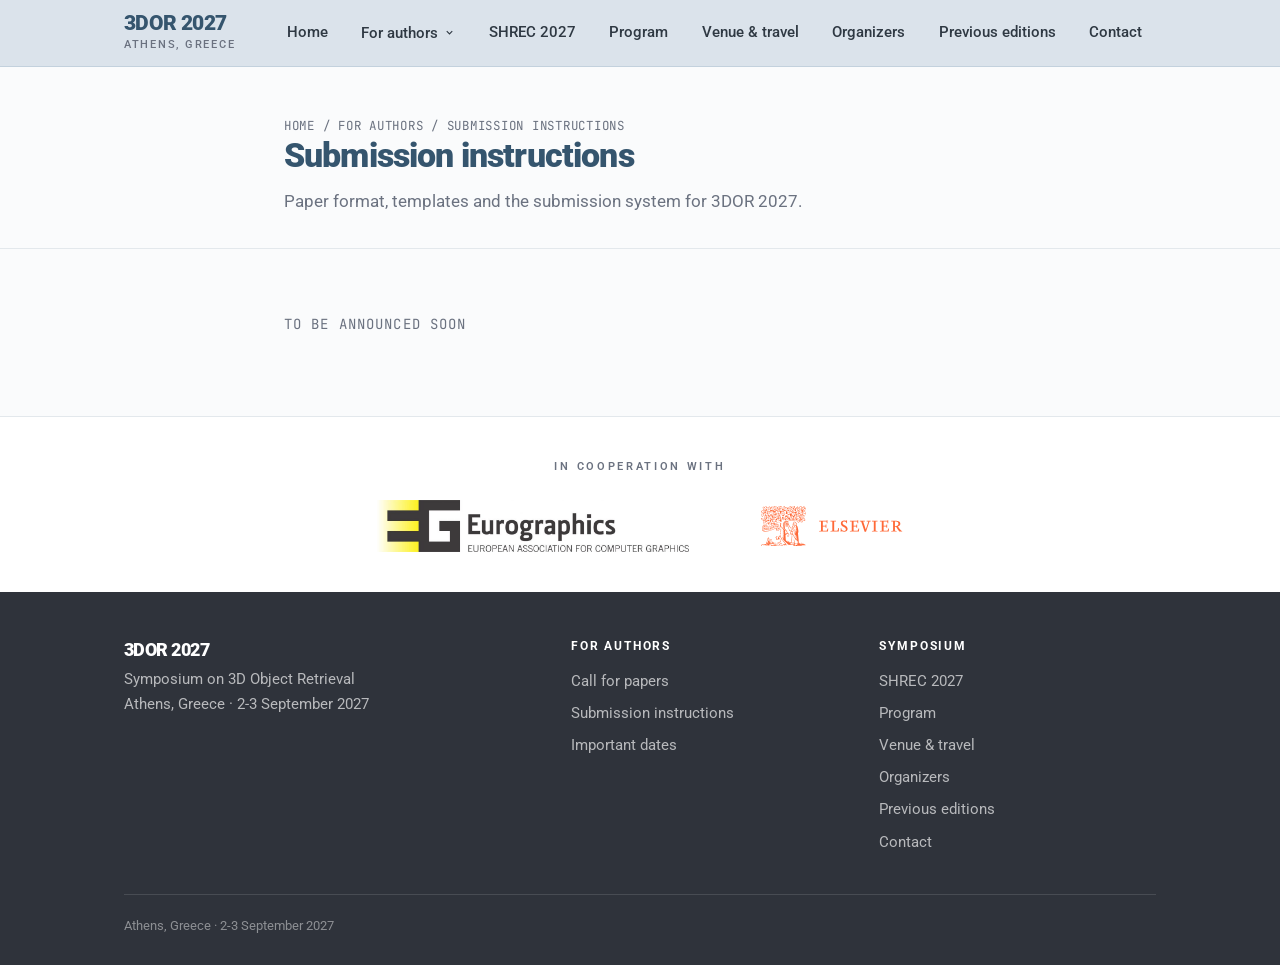
<file: submission-instructions.html>
<!DOCTYPE html>
<html lang="en">
<head>
<meta charset="utf-8">
<meta name="viewport" content="width=device-width, initial-scale=1">
<title>Submission Instructions | 3DOR 2027, Athens</title>
<meta name="description" content="Submission instructions for 3DOR 2027, the Symposium on 3D Object Retrieval in Athens, Greece.">
<link rel="icon" href="assets/favicon.svg" type="image/svg+xml">
<link rel="preconnect" href="https://fonts.googleapis.com">
<link rel="preconnect" href="https://fonts.gstatic.com" crossorigin>
<link href="https://fonts.googleapis.com/css2?family=Roboto:wght@300;400;500;700;900&family=JetBrains+Mono:wght@500;700&display=swap" rel="stylesheet">
<link rel="stylesheet" href="css/style.css">
</head>
<body>
<!-- GATE (disabled, kept for reference, see js/gate.js and css/style.css section 21):
<script>try{if(localStorage.getItem('3dor27_unlocked_v1')==='1'){document.documentElement.classList.add('gate-unlocked');}}catch(e){}</script>
<div id="gate-overlay">
  <div class="gate-card">
    <h2>3DOR 2027</h2>
    <p class="gate-card__note">This preview is password protected.</p>
    <form id="gate-form" autocomplete="off">
      <input type="password" id="gate-password" placeholder="Password" required autocomplete="off">
      <button type="submit">Enter</button>
      <p id="gate-error" hidden>Incorrect password. Try again.</p>
    </form>
  </div>
</div>
-->
<a class="skip-link" href="#main">Skip to main content</a>

<header class="site-header">
  <div class="wrap site-header__inner">
    <a class="brand" href="index.html">
      <span class="brand__text">3DOR 2027</span>
      <span class="brand__city">Athens, Greece</span>
    </a>

    <button class="nav-toggle" type="button" aria-expanded="false" aria-controls="primary-nav" aria-label="Toggle navigation">
      <span></span>
    </button>

    <nav class="nav" id="primary-nav" aria-label="Primary">
      <a href="index.html">Home</a>

      <div class="nav__group">
        <button class="nav__trigger" type="button" aria-expanded="false">
          For authors
          <svg viewBox="0 0 24 24" aria-hidden="true"><path d="m6 9 6 6 6-6"/></svg>
        </button>
        <div class="nav__menu">
          <a href="call-for-papers.html">Call for papers</a>
          <a href="submission-instructions.html" class="is-active">Submission instructions</a>
          <a href="important-dates.html">Important dates</a>
        </div>
      </div>

      <a href="shrec.html">SHREC 2027</a>
      <a href="program.html">Program</a>
      <a href="venue.html">Venue &amp; travel</a>
      <a href="organizers.html">Organizers</a>
      <a href="previous-editions.html">Previous editions</a>
      <a href="contact.html">Contact</a>
    </nav>
  </div>
</header>

<main id="main">

  <section class="page-head">
    <div class="col">
      <p class="breadcrumb"><a href="index.html">Home</a> / For authors / Submission instructions</p>
      <h1>Submission instructions</h1>
      <p>Paper format, templates and the submission system for 3DOR 2027.</p>
    </div>
  </section>

  <section class="section">
    <div class="col">

      <p class="tba-line">To be announced soon</p>

    </div>
  </section>

</main>

<section class="partners">
  <div class="wrap">
    <span class="label">In cooperation with</span>
    <div class="partners__logos">
      <a href="https://www.eg.org/" target="_blank" rel="noopener">
        <img class="logo--eg" src="assets/logo-eurographics.png" alt="Eurographics, European Association for Computer Graphics" width="1080" height="180">
      </a>
      <a href="https://www.sciencedirect.com/journal/computers-and-graphics" target="_blank" rel="noopener">
        <img class="logo--elsevier" src="assets/logo-elsevier.svg" alt="Elsevier" width="171" height="48">
      </a>
    </div>
  </div>
</section>

<footer class="site-footer">
  <div class="wrap">
    <div class="site-footer__grid">
      <div class="site-footer__brand">
        <span class="brand__text">3DOR 2027</span>
        <p>Symposium on 3D Object Retrieval<br>Athens, Greece · 2-3 September 2027</p>
      </div>

      <div>
        <h4>For authors</h4>
        <ul>
          <li><a href="call-for-papers.html">Call for papers</a></li>
          <li><a href="submission-instructions.html">Submission instructions</a></li>
          <li><a href="important-dates.html">Important dates</a></li>
        </ul>
      </div>

      <div>
        <h4>Symposium</h4>
        <ul>
          <li><a href="shrec.html">SHREC 2027</a></li>
          <li><a href="program.html">Program</a></li>
          <li><a href="venue.html">Venue &amp; travel</a></li>
          <li><a href="organizers.html">Organizers</a></li>
          <li><a href="previous-editions.html">Previous editions</a></li>
          <li><a href="contact.html">Contact</a></li>
        </ul>
      </div>
    </div>

    <div class="site-footer__bottom">
      <span>Athens, Greece · 2-3 September 2027</span>
    </div>
  </div>
</footer>

<script src="js/main.js"></script>
<!-- <script src="js/gate.js"></script> -->
</body>
</html>
</file>
<file: css/style.css>
/* ==========================================================================
   3DOR 2027: Symposium on 3D Object Retrieval, Athens
   Light, content-first academic layout
   ========================================================================== */

/* --------------------------------------------------------------------------
   1. Tokens
   -------------------------------------------------------------------------- */
:root {
  /* Slate blue carries the type, blue grey the structure, mauve plum is the accent */
  --accent: #35556e;        /* display headings, brand, links */
  --accent-strong: #26404f; /* hover on slate */
  --accent-deep: #35556e;   /* links and small text (7.8:1 on paper) */
  --accent-bright: #7a4b52; /* mauve plum: rules, underlines, markers */
  --accent-warm: #5c3740;   /* darker mauve plum where small text needs contrast */
  --accent-soft: #b0bec5;   /* blue grey: quiet dividers and borders */
  --charcoal: #2f333b;      /* dark band, after 3DOR 2015 */
  --accent-pale: #eef3f7;
  --accent-line: #ccd9e3;

  --ink: #1f2a37;
  --ink-soft: #2f3943;
  --ink-muted: #6b7280;
  --line: #e3e8ec;
  --paper: #fafbfc;
  --paper-alt: #f1f6f8;

  --font-sans: "Roboto", -apple-system, BlinkMacSystemFont, "Segoe UI",
    Helvetica, Arial, sans-serif;
  --font-mono: "JetBrains Mono", "SFMono-Regular", Consolas, "Liberation Mono",
    Menlo, monospace;

  --step--1: 0.875rem;
  --step-0: 1.0625rem;
  --step-1: 1.1875rem;
  --step-2: clamp(1.35rem, 1.2rem + 0.6vw, 1.6rem);
  --step-3: clamp(1.7rem, 1.45rem + 1vw, 2.1rem);
  --step-4: clamp(2.7rem, 1.9rem + 3.8vw, 4.7rem);

  --col: 760px;   /* reading column */
  --wide: 1080px; /* header, footer, bands */
  --header-h: 66px;

  /* Stronger-than-default easing curves; the built-in CSS ease-out is
     too weak to feel intentional on a 150-200ms UI entrance. */
  --ease-out: cubic-bezier(0.23, 1, 0.32, 1);
  --ease-in-out: cubic-bezier(0.77, 0, 0.175, 1);
}

/* --------------------------------------------------------------------------
   2. Base
   -------------------------------------------------------------------------- */
*,
*::before,
*::after {
  box-sizing: border-box;
}

html {
  scroll-behavior: smooth;
  scroll-padding-top: calc(var(--header-h) + 20px);
  -webkit-text-size-adjust: 100%;
}

body {
  margin: 0;
  background: var(--paper);
  color: var(--ink-soft);
  font-family: var(--font-sans);
  font-size: var(--step-0);
  line-height: 1.7;
  -webkit-font-smoothing: antialiased;
}

h1,
h2,
h3,
h4 {
  font-family: var(--font-sans);
  color: var(--ink);
  line-height: 1.2;
  letter-spacing: -0.015em;
  font-weight: 700;
  margin: 0 0 0.6em;
}

h1 {
  font-size: var(--step-4);
  font-weight: 900;
  letter-spacing: -0.025em;
}

h2 {
  font-size: var(--step-3);
  color: var(--accent);
  margin-top: 2.75rem;
}

h3 {
  font-size: var(--step-1);
  margin-top: 2rem;
}

p {
  margin: 0 0 1.15em;
}

a {
  color: var(--accent-warm);
  text-decoration-thickness: 1px;
  text-underline-offset: 3px;
  transition: color 0.15s ease;
}

a:hover {
  color: var(--accent-bright);
  text-decoration-color: var(--accent-bright);
}

strong {
  color: var(--ink);
}

img {
  max-width: 100%;
  height: auto;
  display: block;
}

ul,
ol {
  padding-left: 1.2em;
  margin: 0 0 1.3em;
}

li {
  margin-bottom: 0.4em;
}

li::marker {
  color: var(--accent-bright);
}

:focus-visible {
  outline: 2px solid var(--accent);
  outline-offset: 3px;
  border-radius: 3px;
}

.skip-link {
  position: absolute;
  left: -9999px;
  background: var(--ink);
  color: #fff;
  padding: 0.7rem 1.2rem;
  z-index: 200;
}

.skip-link:focus {
  left: 0;
  top: 0;
  color: #fff;
}

/* --------------------------------------------------------------------------
   3. Layout
   -------------------------------------------------------------------------- */
.wrap {
  width: 100%;
  max-width: var(--wide);
  margin-inline: auto;
  padding-inline: 24px;
}

.col {
  width: 100%;
  max-width: var(--col);
  margin-inline: auto;
  padding-inline: 24px;
}

.section {
  padding-block: clamp(2.5rem, 5vw, 4rem);
}

.section--alt {
  background: var(--paper-alt);
  border-block: 1px solid var(--line);
}

.section + .section {
  padding-top: 0;
}

.section--alt + .section,
.section + .section--alt {
  padding-top: clamp(2.5rem, 5vw, 4rem);
}

/* Two tinted sections back to back: same colour for both, so neither
   reads as more important, separated by a small white gap instead */
.section--alt + .section--alt {
  margin-top: 1.5rem;
}

/* Small caps label */
.label {
  display: block;
  font-family: var(--font-sans);
  font-size: 0.7rem;
  font-weight: 600;
  letter-spacing: 0.24em;
  text-transform: uppercase;
  color: var(--ink-muted);
  margin-bottom: 0.9rem;
}

/* Thin rule under a heading */
.rule {
  border: 0;
  height: 2px;
  width: 64px;
  background: var(--accent-bright);
  margin: 0 0 1.75rem;
}

.lead {
  font-size: var(--step-1);
  color: var(--ink-soft);
}

/* --------------------------------------------------------------------------
   4. Header & navigation
   -------------------------------------------------------------------------- */
.site-header {
  position: sticky;
  top: 0;
  z-index: 100;
  background: rgba(217, 226, 234, 0.94);
  backdrop-filter: blur(8px);
  border-bottom: 1px solid #c3d1dd;
}

.site-header__inner {
  display: flex;
  align-items: center;
  justify-content: space-between;
  gap: 1rem;
  min-height: var(--header-h);
}

.brand {
  display: flex;
  flex-direction: column;
  gap: 1px;
  text-decoration: none;
  flex-shrink: 0;
  padding-block: 0.2rem;
}

.brand__text {
  font-family: var(--font-sans);
  font-weight: 900;
  font-size: 1.3rem;
  color: var(--accent);
  letter-spacing: -0.03em;
  line-height: 1.1;
}

.brand__city {
  font-size: 0.68rem;
  font-weight: 500;
  color: var(--ink-muted);
  letter-spacing: 0.16em;
  text-transform: uppercase;
}

/* Nav */
.nav {
  display: flex;
  align-items: center;
  gap: 0.4rem;
}

.nav a,
.nav__trigger {
  position: relative;
  display: inline-flex;
  align-items: center;
  gap: 0.35rem;
  padding: 0.5rem 0.85rem;
  font-family: var(--font-sans);
  font-size: 0.92rem;
  font-weight: 500;
  color: var(--ink-soft);
  background: none;
  border: 0;
  border-radius: 5px;
  text-decoration: none;
  white-space: nowrap;
  cursor: pointer;
  transition: color 0.15s ease, background 0.15s ease;
}

.nav a::after,
.nav__trigger::after {
  content: "";
  position: absolute;
  left: 0.85rem;
  right: 0.85rem;
  bottom: 0.15rem;
  height: 2px;
  background: var(--accent-bright);
  border-radius: 2px;
  transform: scaleX(0);
  transform-origin: left;
  transition: transform 0.18s ease;
}

.nav a:hover,
.nav__trigger:hover {
  color: var(--accent-strong);
  background: var(--accent-pale);
}

.nav a:hover::after,
.nav__trigger:hover::after {
  transform: scaleX(1);
}

.nav a.is-active {
  color: var(--accent-deep);
  font-weight: 600;
  background: var(--accent-pale);
}

.nav a.is-active::after {
  transform: scaleX(1);
}

.nav__trigger svg {
  width: 11px;
  height: 11px;
  stroke: currentColor;
  stroke-width: 2.4;
  fill: none;
  transition: transform 0.18s ease;
}

.nav__trigger[aria-expanded="true"] svg {
  transform: rotate(180deg);
}

.nav__group {
  position: relative;
}

.nav__menu {
  position: absolute;
  top: calc(100% + 6px);
  left: 0;
  min-width: 210px;
  background: #fff;
  border: 1px solid var(--line);
  border-radius: 6px;
  box-shadow: 0 6px 24px rgba(19, 33, 43, 0.1);
  padding: 0.35rem;
  display: none;
  flex-direction: column;
  transform-origin: top left;
  opacity: 0;
  transform: scale(0.95);
  transition: opacity 160ms var(--ease-out), transform 160ms var(--ease-out),
    display 160ms allow-discrete;
}

@starting-style {
  .nav__group.is-open .nav__menu {
    opacity: 0;
    transform: scale(0.95);
  }
}

@media (prefers-reduced-motion: reduce) {
  .nav__menu {
    transform: none;
    transition: opacity 160ms ease, display 160ms allow-discrete;
  }

  @starting-style {
    .nav__group.is-open .nav__menu {
      opacity: 0;
    }
  }
}

.nav__group.is-open .nav__menu {
  display: flex;
  opacity: 1;
  transform: scale(1);
}

.nav__menu a {
  padding: 0.55rem 0.7rem;
  border-radius: 4px;
  white-space: normal;
}

.nav__menu a::after {
  display: none;
}

/* Mobile */
.nav-toggle {
  display: none;
  width: 40px;
  height: 40px;
  border: 1px solid var(--line);
  border-radius: 5px;
  background: #fff;
  cursor: pointer;
  position: relative;
  align-items: center;
  justify-content: center;
}

.nav-toggle span,
.nav-toggle span::before,
.nav-toggle span::after {
  display: block;
  width: 17px;
  height: 2px;
  background: var(--ink);
  transition: transform 0.2s ease, background 0.2s ease;
}

.nav-toggle span::before,
.nav-toggle span::after {
  content: "";
  position: absolute;
}

.nav-toggle span::before {
  transform: translateY(-6px);
}

.nav-toggle span::after {
  transform: translateY(6px);
}

.nav-toggle[aria-expanded="true"] span {
  background: transparent;
}

.nav-toggle[aria-expanded="true"] span::before {
  transform: rotate(45deg);
}

.nav-toggle[aria-expanded="true"] span::after {
  transform: rotate(-45deg);
}

@media (max-width: 960px) {
  .nav-toggle {
    display: inline-flex;
  }

  .nav {
    position: fixed;
    inset: var(--header-h) 0 auto 0;
    flex-direction: column;
    align-items: stretch;
    gap: 0;
    background: #e6edf3;
    border-bottom: 1px solid #c3d1dd;
    box-shadow: 0 10px 30px rgba(19, 33, 43, 0.08);
    padding: 0.5rem 24px 1.25rem;
    max-height: calc(100vh - var(--header-h));
    overflow-y: auto;
    display: none;
    opacity: 0;
    transform: translateY(-8px);
    transition: opacity 180ms var(--ease-out), transform 180ms var(--ease-out),
      display 180ms allow-discrete;
  }

  @starting-style {
    .nav.is-open {
      opacity: 0;
      transform: translateY(-8px);
    }
  }

  .nav.is-open {
    display: flex;
    opacity: 1;
    transform: translateY(0);
  }

  .nav > a,
  .nav__trigger {
    width: 100%;
    justify-content: space-between;
    padding: 0.85rem 0.4rem;
    border-bottom: 1px solid var(--line);
    border-radius: 0;
    font-size: 1rem;
  }

  .nav a.is-active {
    box-shadow: none;
    color: var(--accent-deep);
    font-weight: 600;
  }

  .nav__menu {
    position: static;
    border: 0;
    box-shadow: none;
    padding: 0 0 0.5rem 0.9rem;
    min-width: 0;
    border-left: 2px solid var(--accent-line);
    margin: 0.5rem 0 0.5rem 0.4rem;
  }
}

@media (max-width: 960px) and (prefers-reduced-motion: reduce) {
  .nav {
    transform: none;
    transition: opacity 180ms ease, display 180ms allow-discrete;
  }

  @starting-style {
    .nav.is-open {
      opacity: 0;
    }
  }
}

/* Hero banner: photo with the title centred over it */
.hero {
  position: relative;
  display: grid;
  place-items: center;
  text-align: center;
  min-height: clamp(340px, 46vw, 560px);
  background: #16212c;
  overflow: hidden;
}

/* Parallax variant: the photo stays pinned to the viewport while the
   page scrolls over it, like the banner on sites.google.com/view/3dor26.
   background-attachment: fixed is not supported on iOS Safari, where it
   falls back to a normal scrolling background, no breakage either way. */
.hero--fixed {
  background-image: url("../assets/acropolis.jpg");
  background-size: cover;
  background-position: center 52%;
  background-attachment: fixed;
}

.hero::after {
  content: "";
  position: absolute;
  inset: 0;
  background: linear-gradient(
    180deg,
    rgba(18, 28, 38, 0.62) 0%,
    rgba(18, 28, 38, 0.44) 45%,
    rgba(18, 28, 38, 0.66) 100%
  );
}

.hero__inner {
  position: relative;
  z-index: 1;
  max-width: 900px;
  padding: clamp(3rem, 7vw, 5.5rem) 24px;
}

.hero .label {
  color: rgba(255, 255, 255, 0.82);
  margin-bottom: 1.1rem;
}

.hero h1 {
  color: #fff;
  font-weight: 900;
  letter-spacing: -0.035em;
  margin-bottom: 0.35em;
  text-shadow: 0 2px 18px rgba(10, 18, 26, 0.35);
}

.hero__where {
  font-family: var(--font-sans);
  font-size: var(--step-2);
  font-weight: 500;
  color: #fff;
  margin: 0;
  text-shadow: 0 2px 14px rgba(10, 18, 26, 0.4);
}

/* Centred intro block under the hero */
.center {
  text-align: center;
}

.center .lead {
  max-width: 62ch;
  margin-inline: auto;
}

.center .note {
  max-width: 58ch;
  margin-inline: auto;
}

.keyfacts--center {
  text-align: center;
}

/* --------------------------------------------------------------------------
   5. Masthead (home) & page headers
   -------------------------------------------------------------------------- */
/* Key facts: dates and deadline, plain text with a hairline divider,
   no card chrome */
.keyfacts {
  display: flex;
  flex-wrap: wrap;
  justify-content: center;
  margin: 0 0 1.75rem;
}

.keyfacts > div {
  padding: 0 2rem;
  border-left: 1px solid var(--line);
}

.keyfacts > div:first-child {
  border-left: 0;
  padding-left: 0;
}

.keyfacts > div:last-child {
  padding-right: 0;
}

.keyfacts dt {
  font-family: var(--font-sans);
  font-size: 0.68rem;
  font-weight: 600;
  letter-spacing: 0.16em;
  text-transform: uppercase;
  color: var(--ink-muted);
  margin-bottom: 0.2rem;
}

.keyfacts dd {
  margin: 0;
  font-family: var(--font-mono);
  font-size: var(--step-1);
  font-weight: 700;
  color: var(--ink);
  letter-spacing: -0.01em;
}

.page-head {
  border-bottom: 1px solid var(--line);
  padding-block: clamp(2rem, 4vw, 3rem) clamp(1.5rem, 3vw, 2rem);
}

.page-head h1 {
  font-size: var(--step-3);
  color: var(--accent);
  margin-bottom: 0.3em;
}

.page-head p {
  color: var(--ink-muted);
  margin-bottom: 0;
}

.breadcrumb {
  font-family: var(--font-mono);
  font-size: 0.78rem;
  letter-spacing: 0.06em;
  text-transform: uppercase;
  color: var(--ink-muted);
  margin-bottom: 0.9rem;
}

.breadcrumb a {
  color: var(--ink-muted);
  text-decoration: none;
}

.breadcrumb a:hover {
  color: var(--accent-deep);
}

/* --------------------------------------------------------------------------
   6. Athens line art
   -------------------------------------------------------------------------- */
.skyline {
  display: block;
  width: 100%;
  max-width: var(--wide);
  margin: 0 auto;
  height: auto;
}

.skyline--masthead {
  margin-top: 1rem;
}


figure {
  margin: 2.5rem 0;
}

figcaption {
  font-size: var(--step--1);
  color: var(--ink-muted);
  text-align: center;
  margin-top: 0.75rem;
}

/* --------------------------------------------------------------------------
   7. Dates list
   -------------------------------------------------------------------------- */
.dates {
  display: grid;
  grid-template-columns: minmax(190px, max-content) 1fr;
  column-gap: 1.5rem;
  margin: 0 0 2rem;
  border-top: 1px solid var(--line);
}

/* Each row is a plain wrapper in the markup, but display: contents lifts
   its dt/dd into the parent grid so every row shares the same column
   widths, keeping the date column, and the description it lines up
   with, aligned across the whole list regardless of how long any one
   date happens to be. */
.dates > div {
  display: contents;
}

.dates dt {
  grid-column: 1;
  align-self: baseline;
  padding: 1.1rem 0;
  border-bottom: 1px solid var(--line);
  font-family: var(--font-mono);
  font-weight: 700;
  font-size: var(--step-0);
  color: var(--accent-warm);
  white-space: nowrap;
}

.dates dd {
  grid-column: 2;
  align-self: baseline;
  padding: 1.1rem 0;
  border-bottom: 1px solid var(--line);
  margin: 0;
  color: var(--ink);
}

.dates dd .note {
  display: block;
  font-size: var(--step--1);
  color: var(--ink-muted);
  margin-top: 0.15rem;
}

@media (max-width: 620px) {
  .dates {
    grid-template-columns: 1fr;
  }

  .dates dt,
  .dates dd {
    grid-column: 1;
  }

  .dates dt {
    padding-bottom: 0.3rem;
    border-bottom: 0;
  }
}

/* --------------------------------------------------------------------------
   8. Highlight box & notes
   -------------------------------------------------------------------------- */
.box {
  border: 1px solid var(--line);
  border-left: 3px solid var(--accent-soft);
  background: var(--paper-alt);
  padding: 1.35rem 1.6rem;
  margin: 2rem 0;
}

.box > :last-child {
  margin-bottom: 0;
}

.box__date {
  font-family: var(--font-mono);
  font-size: var(--step-2);
  font-weight: 700;
  color: var(--accent-warm);
  display: block;
  line-height: 1.2;
}

.box__what {
  font-weight: 600;
  color: var(--ink);
}

.note {
  font-size: var(--step--1);
  color: var(--ink-muted);
}

.tba-line {
  font-family: var(--font-mono);
  font-size: var(--step--1);
  letter-spacing: 0.08em;
  text-transform: uppercase;
  color: var(--ink-muted);
}

/* Plain two/three column text blocks */
.cols {
  display: grid;
  gap: 1.5rem 2.5rem;
  grid-template-columns: repeat(auto-fit, minmax(230px, 1fr));
  margin-bottom: 1.5rem;
}

.cols h3 {
  margin-top: 0;
  font-size: var(--step-0);
}

.cols p:last-child {
  margin-bottom: 0;
}

/* --------------------------------------------------------------------------
   9. Tables
   -------------------------------------------------------------------------- */
.table-wrap {
  overflow-x: auto;
  margin: 1.5rem 0 2rem;
}

table {
  width: 100%;
  border-collapse: collapse;
  min-width: 460px;
}

th,
td {
  text-align: left;
  padding: 0.9rem 1rem 0.9rem 0;
  border-bottom: 1px solid var(--line);
  vertical-align: top;
}

thead th {
  font-family: var(--font-mono);
  font-size: 0.75rem;
  letter-spacing: 0.12em;
  text-transform: uppercase;
  color: var(--ink-muted);
  font-weight: 600;
  border-bottom: 2px solid var(--line);
}

td.mono {
  font-family: var(--font-mono);
  font-weight: 600;
  color: var(--accent-warm);
  white-space: nowrap;
}

/* --------------------------------------------------------------------------
   10. Buttons (used sparingly)
   -------------------------------------------------------------------------- */
.btn {
  display: inline-flex;
  align-items: center;
  gap: 0.45rem;
  font-family: var(--font-mono);
  font-size: 0.9rem;
  font-weight: 600;
  padding: 0.6rem 1.1rem;
  border: 1px solid var(--accent-line);
  border-radius: 4px;
  background: var(--accent-pale);
  color: var(--accent-deep);
  text-decoration: none;
  transition: background 0.15s ease, border-color 0.15s ease;
}

.btn:hover {
  background: #fff;
  border-color: var(--accent-bright);
  color: var(--accent-warm);
}

.btn-row {
  display: flex;
  flex-wrap: wrap;
  gap: 0.7rem;
  margin-bottom: 1.5rem;
}

/* --------------------------------------------------------------------------
   11. Footer
   -------------------------------------------------------------------------- */
.site-footer {
  background: var(--charcoal);
  padding-block: 3rem 1.75rem;
  font-size: 0.92rem;
  color: rgba(255, 255, 255, 0.66);
}

.site-footer__grid {
  display: grid;
  grid-template-columns: 1.5fr 1fr 1fr;
  gap: 2rem;
  padding-bottom: 2rem;
  border-bottom: 0;
}

@media (max-width: 720px) {
  .site-footer__grid {
    grid-template-columns: 1fr 1fr;
  }

  .site-footer__brand {
    grid-column: 1 / -1;
  }
}

.site-footer h4 {
  font-size: 0.72rem;
  letter-spacing: 0.16em;
  text-transform: uppercase;
  color: #fff;
  margin-bottom: 0.9rem;
}

.site-footer ul {
  list-style: none;
  margin: 0;
  padding: 0;
}

.site-footer li {
  margin-bottom: 0.45rem;
}

.site-footer a {
  color: rgba(255, 255, 255, 0.66);
  text-decoration: none;
}

.site-footer a:hover {
  color: var(--accent-bright);
}

.site-footer__brand .brand__text {
  font-size: 1.15rem;
  display: block;
  color: #fff;
  margin-bottom: 0.4rem;
}

.site-footer__bottom {
  display: flex;
  flex-wrap: wrap;
  justify-content: space-between;
  gap: 0.5rem 1.5rem;
  padding-top: 1.25rem;
  border-top: 1px solid rgba(255, 255, 255, 0.12);
  font-size: 0.82rem;
  color: rgba(255, 255, 255, 0.45);
}

/* --------------------------------------------------------------------------
   12. Preferences
   -------------------------------------------------------------------------- */
@media (prefers-reduced-motion: reduce) {
  html {
    scroll-behavior: auto;
  }

  *,
  *::before,
  *::after {
    transition-duration: 0.01ms !important;
    animation-duration: 0.01ms !important;
  }
}

@media print {
  .site-header,
  .site-footer,
  .nav-toggle,
  .hero::after {
    display: none !important;
  }

  body {
    color: #000;
  }

  a {
    color: #000;
  }
}

/* Topics of interest: two readable columns */
.topics {
  columns: 2;
  column-gap: 2.5rem;
  margin-bottom: 1.25rem;
}

.topics li {
  break-inside: avoid;
  margin-bottom: 0.5em;
}

@media (max-width: 620px) {
  .topics {
    columns: 1;
  }
}

/* --------------------------------------------------------------------------
   15. Justified body text
   -------------------------------------------------------------------------- */
.col p,
.box p,
.prose p {
  text-align: justify;
  text-justify: inter-word;
  hyphens: auto;
  -webkit-hyphens: auto;
}

.center p,
.hero p {
  text-align: center;
  hyphens: manual;
}

/* --------------------------------------------------------------------------
   16. Partners band
   -------------------------------------------------------------------------- */
.partners {
  background: #fff;
  border-top: 1px solid var(--line);
  padding-block: 2.5rem;
  text-align: center;
}

.partners .label {
  margin-bottom: 1.5rem;
}

.partners__logos {
  display: flex;
  flex-wrap: wrap;
  align-items: center;
  justify-content: center;
  gap: clamp(2rem, 6vw, 4.5rem);
}

.partners__logos img {
  width: auto;
  opacity: 0.88;
  transition: opacity 0.15s ease;
}

.logo--eg {
  height: clamp(36px, 4.4vw, 52px);
}

.logo--elsevier {
  height: clamp(28px, 3.4vw, 40px);
}

.partners__logos a:hover img {
  opacity: 1;
}

/* --------------------------------------------------------------------------
   17. Map embed
   -------------------------------------------------------------------------- */
.map {
  margin: 0 0 1rem;
}

.map iframe {
  display: block;
  width: 100%;
  height: clamp(280px, 38vw, 420px);
  border: 1px solid var(--line);
  border-radius: 12px;
}

.map figcaption {
  font-size: var(--step--1);
  color: var(--ink-muted);
  text-align: left;
  margin-top: 0.65rem;
}

/* --------------------------------------------------------------------------
   21. Preview gate
   Client-side only: hides content from casual visitors while the repo is
   public, but the source (including the password hash) is public too.
   -------------------------------------------------------------------------- */
#gate-overlay {
  position: fixed;
  inset: 0;
  z-index: 9999;
  display: flex;
  align-items: center;
  justify-content: center;
  padding: 24px;
  background: #1f2a37;
}

html.gate-unlocked #gate-overlay {
  display: none;
}

.gate-card {
  width: 100%;
  max-width: 360px;
  background: #fff;
  border-radius: 12px;
  padding: 2.5rem 2rem;
  text-align: center;
  box-shadow: 0 20px 60px rgba(0, 0, 0, 0.35);
}

.gate-card h2 {
  margin-bottom: 0.35rem;
  font-size: 1.3rem;
}

.gate-card__note {
  color: var(--ink-muted);
  font-size: 0.9rem;
  margin-bottom: 1.5rem;
}

#gate-form input[type="password"] {
  width: 100%;
  padding: 0.75rem 1rem;
  border: 1px solid var(--line);
  border-radius: 8px;
  font-size: 1rem;
  font-family: var(--font-sans);
  margin-bottom: 1rem;
}

#gate-form input[type="password"]:focus-visible {
  outline: 2px solid var(--accent);
  outline-offset: 1px;
}

#gate-form button {
  width: 100%;
  padding: 0.75rem 1rem;
  border: 0;
  border-radius: 8px;
  background: var(--accent);
  color: #fff;
  font-family: var(--font-sans);
  font-size: 1rem;
  font-weight: 600;
  cursor: pointer;
}

#gate-form button:hover {
  background: var(--accent-strong);
}

#gate-error {
  color: #b3261e;
  font-size: 0.85rem;
  margin: 0.85rem 0 0;
}

/* --------------------------------------------------------------------------
   22. Program committee list
   -------------------------------------------------------------------------- */
.committee {
  list-style: none;
  padding-left: 0;
  margin: 0 0 1.5rem;
  columns: 2;
  column-gap: 2.5rem;
}

.committee li {
  break-inside: avoid;
  margin-bottom: 1.1rem;
}

.committee li strong {
  display: block;
  color: var(--ink);
  font-weight: 600;
}

.committee li span {
  display: block;
  font-size: var(--step--1);
  color: var(--ink-muted);
}

@media (max-width: 620px) {
  .committee {
    columns: 1;
  }
}

/* --------------------------------------------------------------------------
   23. Inline content photo
   -------------------------------------------------------------------------- */
.photoband {
  margin: 0 0 2rem;
}

.photoband img {
  display: block;
  width: 100%;
  max-height: 520px;
  object-fit: cover;
  object-position: center 30%;
  border: 1px solid var(--line);
  border-radius: 12px;
}

.photoband figcaption {
  font-size: var(--step--1);
  color: var(--ink-muted);
  text-align: left;
  margin-top: 0.65rem;
}

/* --------------------------------------------------------------------------
   24. Full-width venue banner
   -------------------------------------------------------------------------- */
.venue-banner {
  margin: 0 0 clamp(2rem, 4vw, 3rem);
}

.venue-banner img {
  display: block;
  width: 100%;
  height: clamp(260px, 42vw, 460px);
  object-fit: cover;
  object-position: center 28%;
}

.venue-banner figcaption {
  max-width: var(--wide);
  margin: 0.75rem auto 0;
  padding-inline: 24px;
  font-size: var(--step--1);
  color: var(--ink-muted);
}

/* --------------------------------------------------------------------------
   25. Venue feature: large photo beside text
   -------------------------------------------------------------------------- */
.venue-feature {
  display: grid;
  grid-template-columns: minmax(0, 1.05fr) minmax(0, 1fr);
  gap: clamp(2rem, 5vw, 3.5rem);
  align-items: center;
}

.venue-feature__photo img {
  display: block;
  width: 100%;
  height: auto;
  border: 1px solid var(--line);
  border-radius: 12px;
}

.venue-feature__photo figcaption {
  font-size: var(--step--1);
  color: var(--ink-muted);
  margin-top: 0.65rem;
}

.venue-feature__text h2 {
  margin-top: 0;
}

/* Stacked variant of .keyfacts for a narrower column: a vertical list
   with a left accent bar instead of the horizontal divided row */
.keyfacts--stack {
  display: flex;
  flex-direction: column;
  gap: 0.9rem;
  margin: 0 0 1.5rem;
}

.keyfacts--stack > div {
  padding: 0 0 0 1rem;
  border-left: 3px solid var(--accent-soft);
  border-top: 0;
}

@media (max-width: 860px) {
  .venue-feature {
    grid-template-columns: 1fr;
  }
}

/* --------------------------------------------------------------------------
   26. Venue hero: real photo, slow zoom, scroll parallax, cursor shift
   -------------------------------------------------------------------------- */
.venue-hero {
  position: relative;
  display: grid;
  place-items: center;
  min-height: clamp(360px, 52vw, 620px);
  background: #16212c;
  overflow: hidden;
}

.venue-hero__media {
  position: absolute;
  inset: -24px;
  overflow: hidden;
  transition: transform 0.2s linear;
}

.venue-hero__media img {
  width: 100%;
  height: 100%;
  object-fit: cover;
  object-position: center 32%;
  transform: scale(1);
  animation: venue-hero-zoom 26s ease-in-out infinite alternate;
  will-change: transform;
}

@keyframes venue-hero-zoom {
  from {
    transform: scale(1);
  }
  to {
    transform: scale(1.09);
  }
}

.venue-hero::after {
  content: "";
  position: absolute;
  inset: 0;
  background: linear-gradient(
    180deg,
    rgba(18, 28, 38, 0.58) 0%,
    rgba(18, 28, 38, 0.32) 45%,
    rgba(18, 28, 38, 0.68) 100%
  );
}

.venue-hero__panel {
  position: relative;
  z-index: 1;
  max-width: 640px;
  margin-inline: 24px;
  padding: clamp(1.75rem, 4vw, 2.5rem);
  text-align: center;
  background: rgba(16, 24, 32, 0.4);
  border: 1px solid rgba(255, 255, 255, 0.16);
  border-radius: 10px;
  backdrop-filter: blur(6px);
  overflow-wrap: anywhere;
}

@media (max-width: 380px) {
  .venue-hero__panel {
    padding-inline: 1.1rem;
  }

  .venue-hero__panel h1 {
    font-size: clamp(2.1rem, 1.3rem + 6vw, 2.7rem);
  }
}

.venue-hero__panel .label {
  color: rgba(255, 255, 255, 0.85);
}

.venue-hero__panel h1 {
  color: #fff;
  margin-bottom: 0.4em;
  text-shadow: 0 2px 18px rgba(10, 18, 26, 0.35);
}

.venue-hero__panel p {
  color: rgba(255, 255, 255, 0.9);
  margin: 0;
}

@media (prefers-reduced-motion: reduce) {
  .venue-hero__media,
  .venue-hero__media img {
    animation: none;
    transition: none;
    transform: none !important;
  }
}

/* --------------------------------------------------------------------------
   27. Quick facts strip (with copy-to-clipboard address)
   -------------------------------------------------------------------------- */
.copy-btn {
  display: inline-flex;
  align-items: center;
  gap: 0.3rem;
  margin-left: 0.6rem;
  padding: 0.2rem 0.55rem;
  font-family: var(--font-sans);
  font-size: 0.72rem;
  font-weight: 600;
  letter-spacing: 0.04em;
  color: var(--accent-deep);
  background: var(--accent-pale);
  border: 1px solid var(--accent-line);
  border-radius: 4px;
  cursor: pointer;
  vertical-align: middle;
  transition: background 0.15s ease, border-color 0.15s ease, color 0.15s ease;
}

.copy-btn:hover {
  background: #fff;
  border-color: var(--accent-bright);
  color: var(--accent-warm);
}

.copy-btn svg {
  width: 11px;
  height: 11px;
  stroke: currentColor;
  stroke-width: 2;
  fill: none;
}

.copy-btn.is-copied {
  color: #2f6b45;
  border-color: #9fcdad;
  background: #eef7f0;
}

/* --------------------------------------------------------------------------
   28. History timeline (highlights the item in view on scroll)
   -------------------------------------------------------------------------- */
.timeline {
  list-style: none;
  margin: 0;
  padding-left: 1.6rem;
  border-left: 2px solid var(--line);
}

.timeline__item {
  position: relative;
  padding: 0 0 2rem 1.4rem;
}

.timeline__item:last-child {
  padding-bottom: 0;
}

.timeline__item::before {
  content: "";
  position: absolute;
  left: calc(-1.6rem - 5px);
  top: 0.3rem;
  width: 9px;
  height: 9px;
  border-radius: 50%;
  background: var(--accent-soft);
  transition: background 0.2s ease, transform 0.2s ease;
}

.timeline__year {
  display: block;
  font-family: var(--font-mono);
  font-weight: 700;
  font-size: var(--step-0);
  color: var(--ink-muted);
  margin-bottom: 0.3rem;
  transition: color 0.2s ease;
}

.timeline__item p {
  margin-bottom: 0;
}

.timeline__item.is-active::before {
  background: var(--accent-bright);
  transform: scale(1.35);
}

.timeline__item.is-active .timeline__year {
  color: var(--accent-warm);
}

/* --------------------------------------------------------------------------
   29. Gallery and lightbox
   -------------------------------------------------------------------------- */
.gallery {
  display: grid;
  grid-template-columns: repeat(auto-fit, minmax(190px, 1fr));
  gap: 1rem;
  margin-bottom: 0.5rem;
}

.gallery__item {
  display: block;
  padding: 0;
  border: 1px solid var(--line);
  border-radius: 8px;
  background: none;
  overflow: hidden;
  cursor: zoom-in;
  line-height: 0;
}

.gallery__item img {
  width: 100%;
  aspect-ratio: 4 / 3;
  object-fit: cover;
  transition: transform 0.3s ease;
}

.gallery__item:hover img,
.gallery__item:focus-visible img {
  transform: scale(1.06);
}

.lightbox {
  position: fixed;
  inset: 0;
  z-index: 300;
  display: flex;
  align-items: center;
  justify-content: center;
  padding: clamp(1rem, 4vw, 3rem);
  background: rgba(15, 20, 26, 0.92);
}

.lightbox[hidden] {
  display: none;
}

.lightbox__figure {
  margin: 0;
  max-width: min(90vw, 1100px);
  text-align: center;
}

.lightbox__figure img {
  display: block;
  max-width: 100%;
  max-height: 78vh;
  margin: 0 auto;
  border-radius: 6px;
}

.lightbox__figure figcaption {
  color: rgba(255, 255, 255, 0.78);
  margin-top: 0.85rem;
  text-align: center;
}

.lightbox__figure figcaption a {
  color: #fff;
}

.lightbox__close,
.lightbox__prev,
.lightbox__next {
  position: fixed;
  border: 1px solid rgba(255, 255, 255, 0.3);
  background: rgba(255, 255, 255, 0.08);
  color: #fff;
  cursor: pointer;
  border-radius: 50%;
  width: 42px;
  height: 42px;
  display: inline-flex;
  align-items: center;
  justify-content: center;
  font-size: 1.4rem;
  line-height: 1;
  transition: background 0.15s ease, border-color 0.15s ease;
}

.lightbox__close:hover,
.lightbox__prev:hover,
.lightbox__next:hover {
  background: rgba(255, 255, 255, 0.18);
  border-color: rgba(255, 255, 255, 0.6);
}

.lightbox__close {
  top: 20px;
  right: 20px;
}

.lightbox__prev {
  left: 20px;
  top: 50%;
  transform: translateY(-50%);
}

.lightbox__next {
  right: 20px;
  top: 50%;
  transform: translateY(-50%);
}

@media (max-width: 620px) {
  .lightbox__prev,
  .lightbox__next {
    width: 36px;
    height: 36px;
    font-size: 1.2rem;
  }
}

/* --------------------------------------------------------------------------
   30. Getting there: transit tabs
   -------------------------------------------------------------------------- */
.transit-tabs {
  margin-bottom: 1.5rem;
}

.transit-tabs__list {
  display: flex;
  flex-wrap: wrap;
  gap: 0.4rem;
  border-bottom: 1px solid var(--line);
  margin-bottom: 1.25rem;
}

.transit-tabs__tab {
  padding: 0.6rem 1rem;
  font-family: var(--font-sans);
  font-size: 0.9rem;
  font-weight: 600;
  color: var(--ink-muted);
  background: none;
  border: 0;
  border-bottom: 2px solid transparent;
  margin-bottom: -1px;
  cursor: pointer;
  transition: color 0.15s ease, border-color 0.15s ease;
}

.transit-tabs__tab:hover {
  color: var(--accent-warm);
}

.transit-tabs__tab.is-active {
  color: var(--accent-deep);
  border-bottom-color: var(--accent-bright);
}

.transit-tabs__panel p:last-child {
  margin-bottom: 0;
}

/* --------------------------------------------------------------------------
   31. Collections cards
   -------------------------------------------------------------------------- */
.photoband--portrait img {
  object-position: center;
}

.collections {
  display: grid;
  gap: 1.25rem;
  grid-template-columns: repeat(auto-fit, minmax(200px, 1fr));
  margin-bottom: 0.5rem;
}

.collections__card {
  padding: 1.1rem 1.25rem;
  border: 1px solid var(--line);
  border-radius: 8px;
}

.collections__card--highlight {
  border-color: var(--accent-bright);
  background: var(--accent-pale);
}

.collections__card h3 {
  margin: 0 0 0.4rem;
  font-size: var(--step-0);
}

.collections__card p {
  font-size: var(--step--1);
  color: var(--ink-muted);
  margin-bottom: 0;
}

/* --------------------------------------------------------------------------
   32. Nearby list
   -------------------------------------------------------------------------- */
.nearby {
  list-style: none;
  margin: 0;
  padding: 0;
  border-top: 1px solid var(--line);
}

.nearby li {
  display: flex;
  justify-content: space-between;
  align-items: baseline;
  gap: 1rem;
  padding: 0.85rem 0;
  margin: 0;
  border-bottom: 1px solid var(--line);
}

.nearby li strong {
  color: var(--ink);
  font-weight: 600;
}

.nearby li span {
  font-family: var(--font-mono);
  font-size: var(--step--1);
  color: var(--ink-muted);
  white-space: nowrap;
}
</file>
